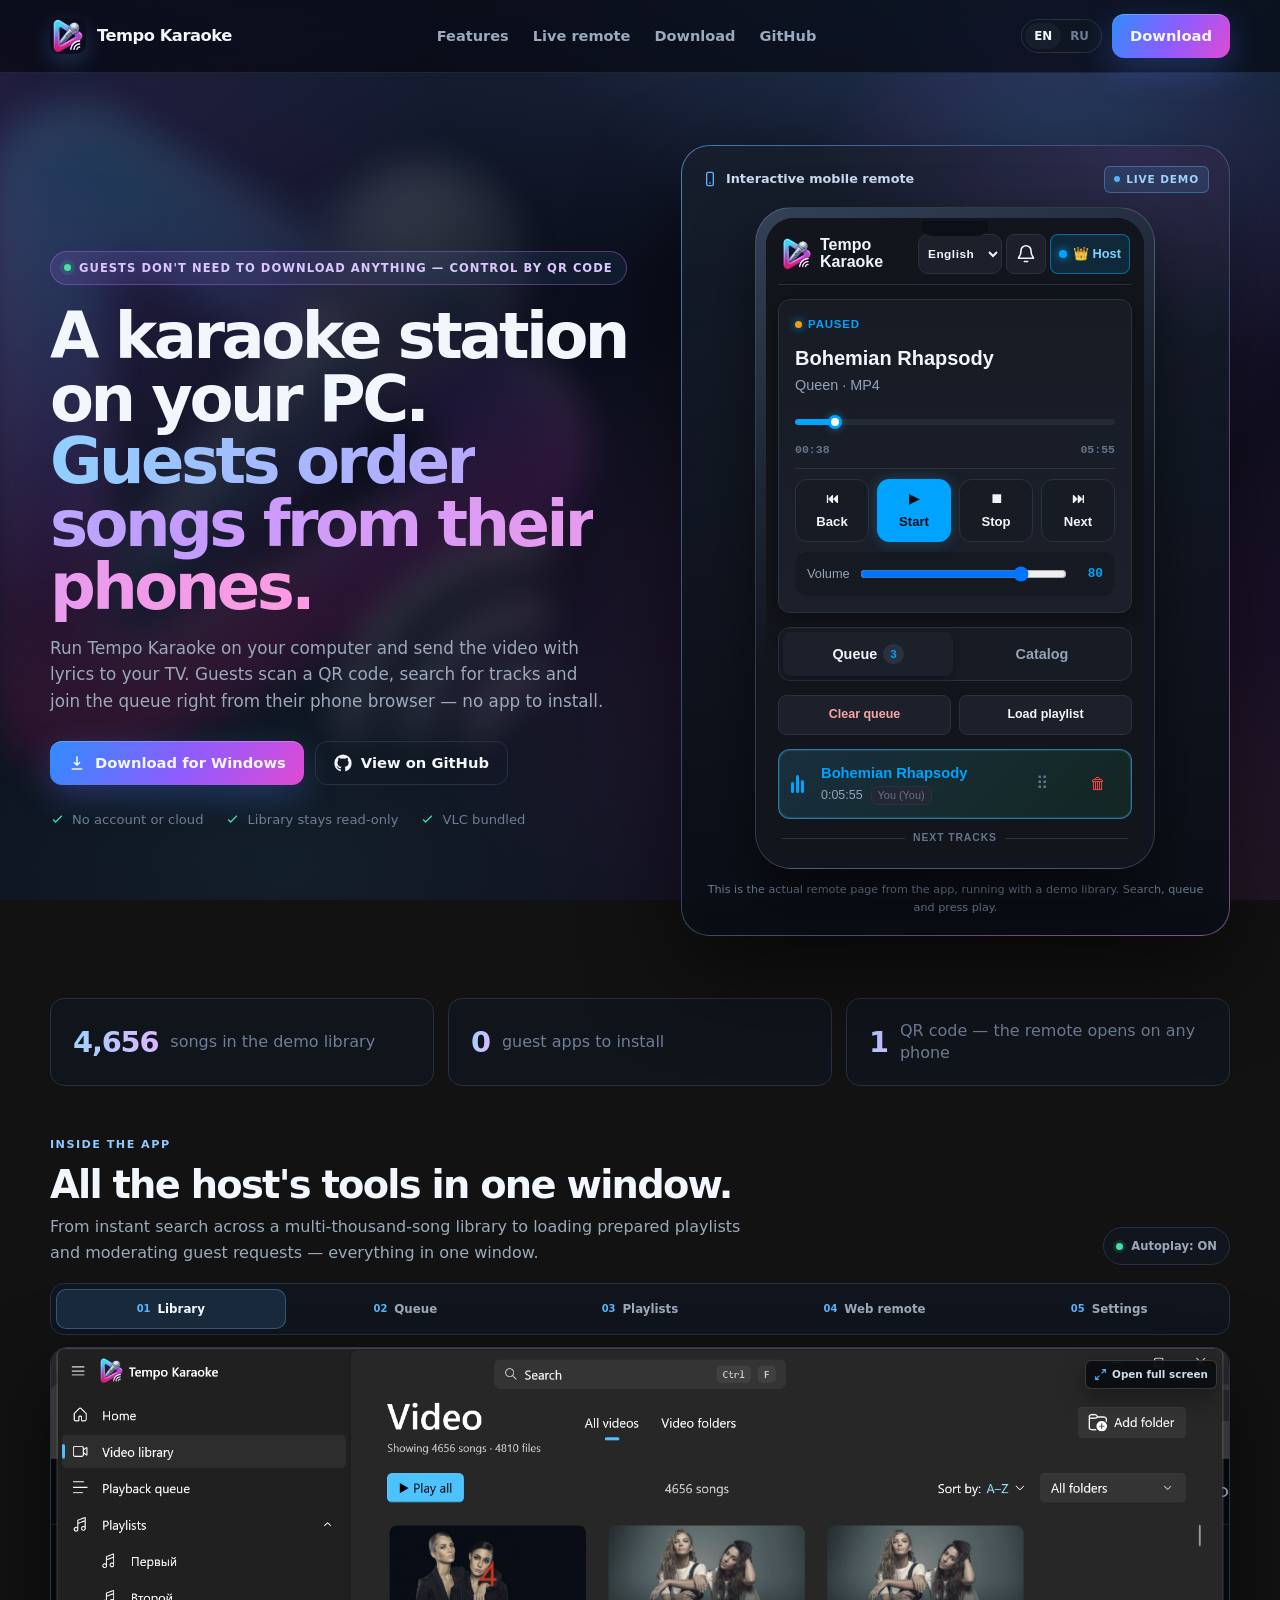
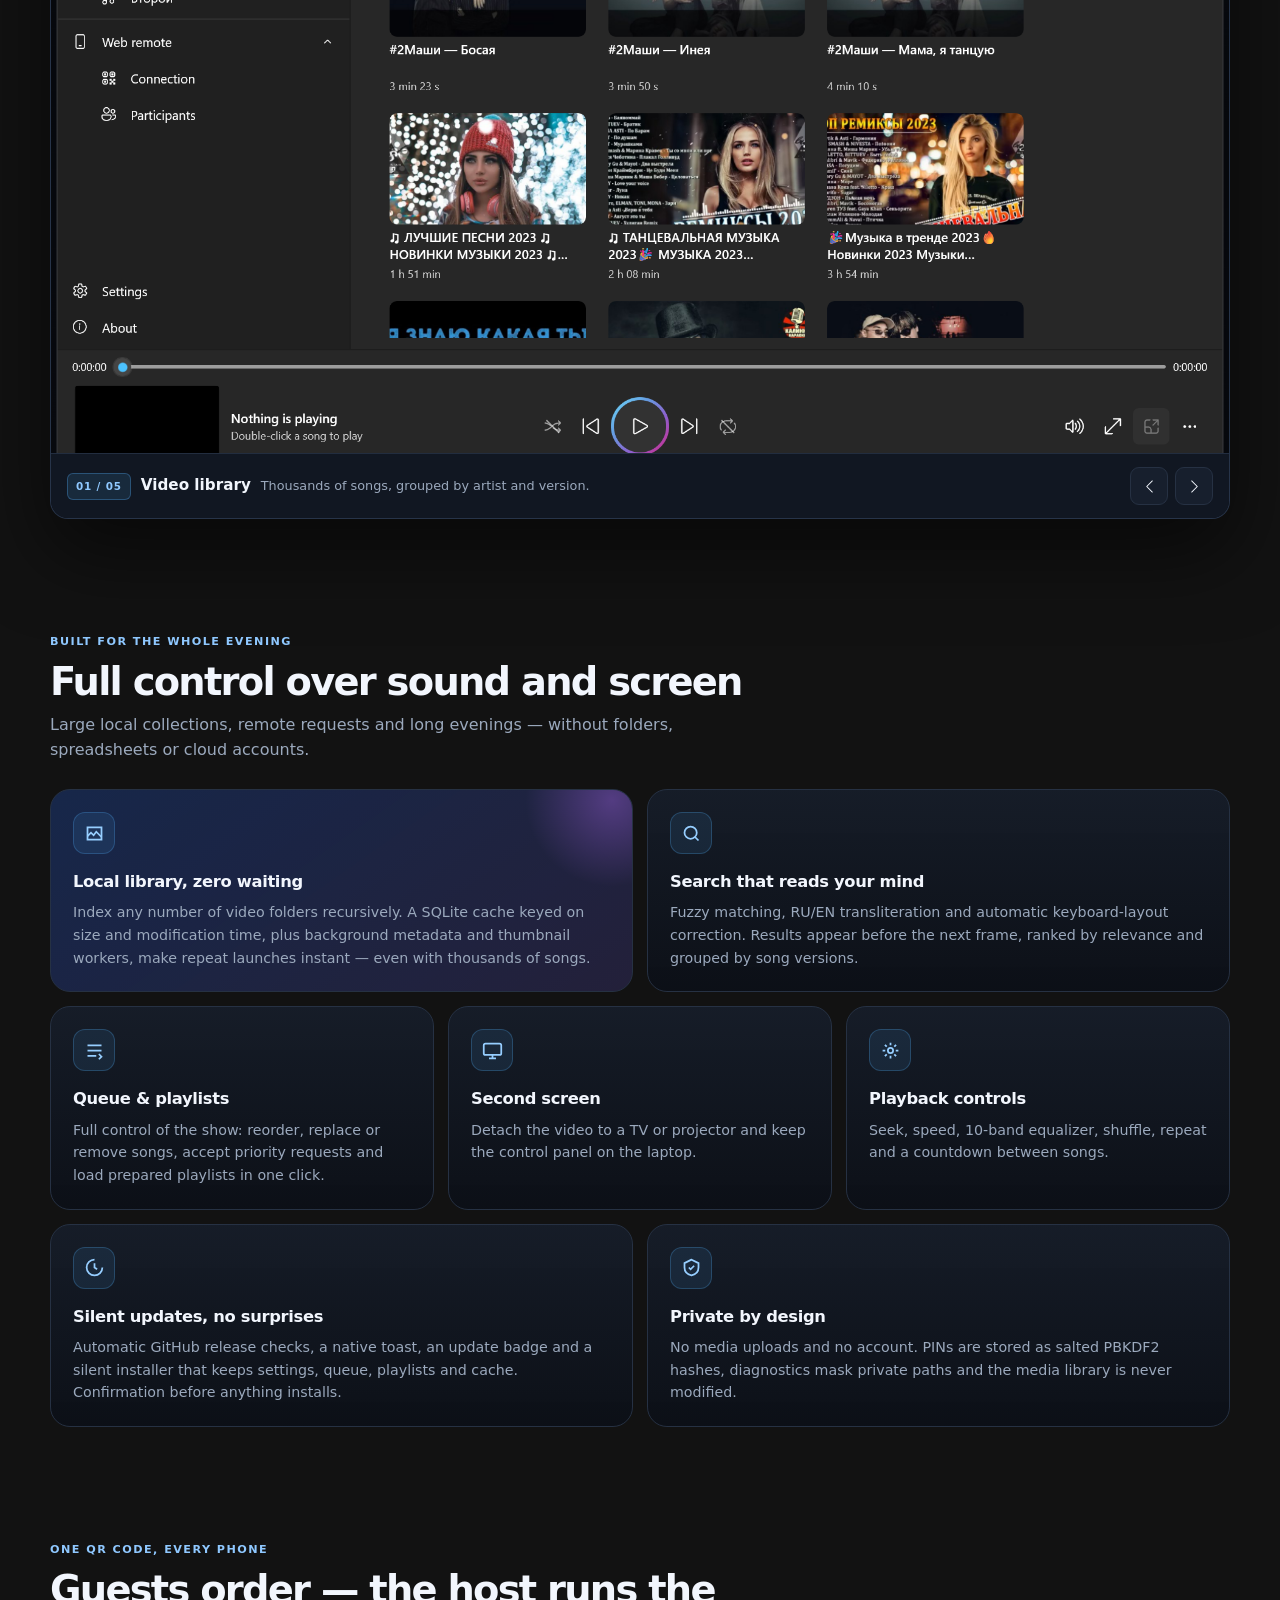
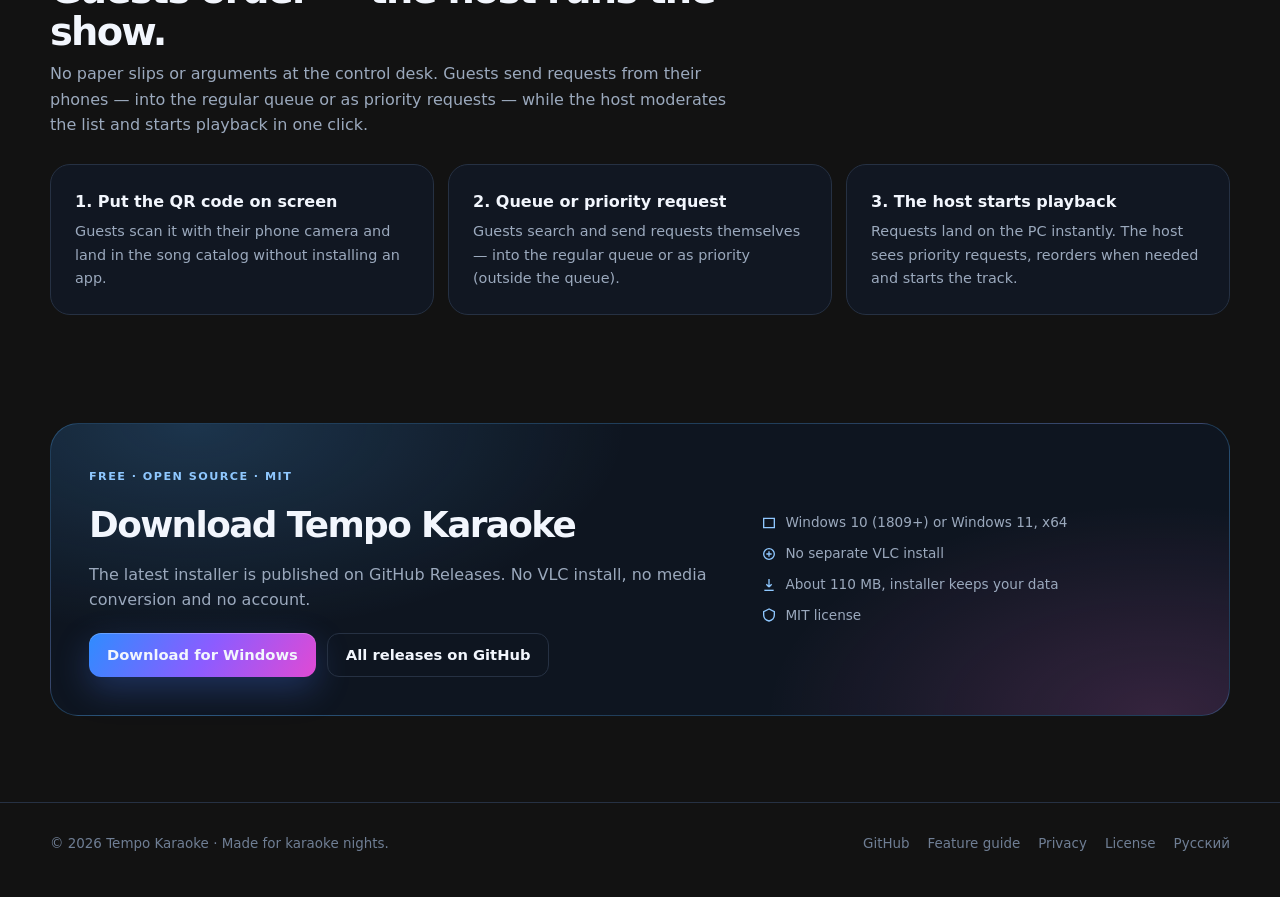
<file: site/index.html>
<!doctype html>
<html lang="en">
<head>
  <meta charset="utf-8">
  <meta name="viewport" content="width=device-width, initial-scale=1">
  <title>Tempo Karaoke — a karaoke station on your PC</title>
  <meta name="description" content="Run Tempo Karaoke on your PC, put karaoke videos on the TV, and let guests order songs from their phones by QR code. No guest app, no account.">
  <meta property="og:title" content="Tempo Karaoke">
  <meta property="og:description" content="A karaoke station on your PC. Guests order songs from their phones by QR code — no app to install.">
  <meta property="og:image" content="https://itsbuyru-bit.github.io/Tempo-Karaoke/assets/banner-en.png">
  <link rel="icon" href="assets/appicon.png">
  <link rel="stylesheet" href="styles.css">
</head>
<body>
  <header class="site-header">
    <div class="container nav">
      <a class="brand" href="index.html">
        <img src="assets/appicon.png" alt="">
        <span>Tempo Karaoke</span>
      </a>
      <nav class="nav-links" aria-label="Main">
        <a href="#features">Features</a>
        <a href="#remote">Live remote</a>
        <a href="#download">Download</a>
        <a href="https://github.com/itsbuyru-bit/Tempo-Karaoke">GitHub</a>
      </nav>
      <div class="nav-actions">
        <span class="lang"><a class="active" href="index.html">EN</a><a href="ru.html">RU</a></span>
        <a class="btn primary" href="https://github.com/itsbuyru-bit/Tempo-Karaoke/releases/latest">Download</a>
      </div>
    </div>
  </header>

  <main>
    <section class="container hero">
      <div class="hero-glow" aria-hidden="true"><img src="assets/appicon.png" alt=""></div>
      <div class="hero-copy">
        <span class="eyebrow"><span class="dot"></span>Guests don't need to download anything — control by QR code</span>
        <h1>A karaoke station on your PC.<br><span class="gradient">Guests order songs from their phones.</span></h1>
        <p class="lead">Run Tempo Karaoke on your computer and send the video with lyrics to your TV. Guests scan a QR code, search for tracks and join the queue right from their phone browser — no app to install.</p>
        <div class="hero-actions">
          <a class="btn primary" href="https://github.com/itsbuyru-bit/Tempo-Karaoke/releases/latest">
            <svg viewBox="0 0 24 24" fill="none" stroke="currentColor" stroke-width="2" aria-hidden="true"><path d="M12 3v12m0 0 4-4m-4 4-4-4"/><path d="M5 20h14"/></svg>
            Download for Windows
          </a>
          <a class="btn ghost" href="https://github.com/itsbuyru-bit/Tempo-Karaoke">
            <svg viewBox="0 0 24 24" fill="currentColor" aria-hidden="true"><path d="M12 .5A11.5 11.5 0 0 0 .5 12a11.5 11.5 0 0 0 7.86 10.92c.58.1.79-.25.79-.56v-2.18c-3.2.7-3.88-1.36-3.88-1.36-.52-1.33-1.28-1.69-1.28-1.69-1.05-.72.08-.7.08-.7 1.16.08 1.77 1.19 1.77 1.19 1.03 1.76 2.7 1.25 3.36.96.1-.75.4-1.25.73-1.54-2.56-.29-5.25-1.28-5.25-5.7 0-1.26.45-2.29 1.19-3.1-.12-.29-.52-1.46.11-3.05 0 0 .97-.31 3.18 1.18a11 11 0 0 1 5.8 0c2.2-1.49 3.17-1.18 3.17-1.18.63 1.59.23 2.76.12 3.05.74.81 1.19 1.84 1.19 3.1 0 4.43-2.7 5.4-5.27 5.69.41.36.78 1.05.78 2.13v3.16c0 .31.2.67.8.56A11.5 11.5 0 0 0 23.5 12 11.5 11.5 0 0 0 12 .5Z"/></svg>
            View on GitHub
          </a>
        </div>
        <div class="hero-meta">
          <span><svg viewBox="0 0 24 24" fill="none" stroke="currentColor" stroke-width="2"><path d="m5 12 4 4L19 6"/></svg>No account or cloud</span>
          <span><svg viewBox="0 0 24 24" fill="none" stroke="currentColor" stroke-width="2"><path d="m5 12 4 4L19 6"/></svg>Library stays read-only</span>
          <span><svg viewBox="0 0 24 24" fill="none" stroke="currentColor" stroke-width="2"><path d="m5 12 4 4L19 6"/></svg>VLC bundled</span>
        </div>
      </div>

      <div class="demo-shell" id="demo">
        <div class="demo-head">
          <span class="demo-title">
            <svg viewBox="0 0 24 24" fill="none" stroke="currentColor" stroke-width="2" aria-hidden="true"><rect x="7" y="2" width="10" height="20" rx="2"/><path d="M11 18h2"/></svg>
            Interactive mobile remote
          </span>
          <span class="live-pill"><span class="dot"></span>Live demo</span>
        </div>
        <div class="demo-frame">
          <iframe src="demo/index.html?lang=en-US" title="Interactive mobile remote" loading="lazy"></iframe>
        </div>
        <p class="demo-hint">This is the actual remote page from the app, running with a demo library. Search, queue and press play.</p>
      </div>
    </section>

    <section class="container stats" aria-label="Highlights">
      <div class="stat"><b>4,656</b><span>songs in the demo library</span></div>
      <div class="stat"><b>0</b><span>guest apps to install</span></div>
      <div class="stat"><b>1</b><span>QR code — the remote opens on any phone</span></div>
    </section>

        <section id="showcase" class="container app-shots" aria-label="Inside the app" data-autoplay-on="Autoplay: ON" data-autoplay-off="Autoplay: OFF">
      <div class="showcase-head">
        <div class="section-head">
          <span class="section-kicker">Inside the app</span>
          <h2>All the host's tools in one window.</h2>
          <p>From instant search across a multi-thousand-song library to loading prepared playlists and moderating guest requests — everything in one window.</p>
        </div>
        <button type="button" class="autoplay-toggle" data-showcase-autoplay aria-pressed="true">
          <span class="autoplay-dot"></span><span data-autoplay-label>Autoplay: ON</span>
        </button>
      </div>

      <div class="showcase" data-showcase data-autoplay-on="Autoplay: ON" data-autoplay-off="Autoplay: OFF">
        <div class="showcase-tabs" role="tablist" aria-label="Inside the app">
          <button type="button" class="showcase-tab active" role="tab" aria-selected="true" data-showcase-tab="0"><b>01</b><span>Library</span></button>
          <button type="button" class="showcase-tab" role="tab" aria-selected="false" data-showcase-tab="1"><b>02</b><span>Queue</span></button>
          <button type="button" class="showcase-tab" role="tab" aria-selected="false" data-showcase-tab="2"><b>03</b><span>Playlists</span></button>
          <button type="button" class="showcase-tab" role="tab" aria-selected="false" data-showcase-tab="3"><b>04</b><span>Web remote</span></button>
          <button type="button" class="showcase-tab" role="tab" aria-selected="false" data-showcase-tab="4"><b>05</b><span>Settings</span></button>
        </div>

        <div class="showcase-frame">
          <div class="showcase-viewport" tabindex="0" data-showcase-viewport aria-label="Click to enlarge">
            <button type="button" class="showcase-expand showcase-expand-float" data-showcase-expand>
              <svg viewBox="0 0 24 24" fill="none" stroke="currentColor" stroke-width="2" aria-hidden="true"><path d="M15 3h6v6M9 21H3v-6M21 3l-7 7M3 21l7-7"/></svg>
              <span>Open full screen</span>
            </button>
            <figure class="showcase-slide active" data-showcase-slide="0" data-title="Video library" data-desc="Thousands of songs, grouped by artist and version." data-crumb="Video library · 4,656 songs" aria-hidden="false">
              <img src="assets/screenshots/library.png" alt="Tempo Karaoke video library" width="1938" height="1160">
            </figure>
            <figure class="showcase-slide" data-showcase-slide="1" data-title="Playback queue" data-desc="A queue that survives restarts and remembers who asked." data-crumb="Playback queue · 3 tracks" aria-hidden="true">
              <img src="assets/screenshots/queue.png" alt="Tempo Karaoke playback queue" loading="lazy" width="1938" height="1160">
            </figure>
            <figure class="showcase-slide" data-showcase-slide="2" data-title="Playlists" data-desc="Saved sets for a full night, with the whole app in English." data-crumb="Playlists · Test1, Test2" aria-hidden="true">
              <img src="assets/screenshots/playlists.png" alt="Tempo Karaoke playlists" loading="lazy" width="1938" height="1160">
            </figure>
            <figure class="showcase-slide" data-showcase-slide="3" data-title="Web remote" data-desc="Start the server over Wi-Fi or Wi-Fi Direct." data-crumb="Web remote · port 4663" aria-hidden="true">
              <img src="assets/screenshots/connection.png" alt="Tempo Karaoke remote connection settings" loading="lazy" width="1938" height="1160">
            </figure>
            <figure class="showcase-slide" data-showcase-slide="4" data-title="Settings" data-desc="Library, playback, remote, diagnostics and updates." data-crumb="Settings" aria-hidden="true">
              <img src="assets/screenshots/settings.png" alt="Tempo Karaoke settings" loading="lazy" width="1938" height="1160">
            </figure>
            <span class="showcase-zoom-hint">Click to enlarge</span>
          </div>

          <div class="showcase-caption">
            <div class="showcase-copy">
              <span class="showcase-counter" data-showcase-counter>01 / 05</span>
              <strong data-showcase-title>Video library</strong>
              <span data-showcase-desc>Thousands of songs, grouped by artist and version.</span>
            </div>
            <div class="showcase-controls">
              <button type="button" data-showcase-prev aria-label="Previous screenshot"><svg viewBox="0 0 16 16" fill="currentColor" aria-hidden="true"><path fill-rule="evenodd" d="M11.354 1.646a.5.5 0 0 1 0 .708L5.707 8l5.647 5.646a.5.5 0 0 1-.708.708l-6-6a.5.5 0 0 1 0-.708l6-6a.5.5 0 0 1 .708 0"/></svg></button>
              <button type="button" data-showcase-next aria-label="Next screenshot"><svg viewBox="0 0 16 16" fill="currentColor" aria-hidden="true"><path fill-rule="evenodd" d="M4.646 1.646a.5.5 0 0 1 .708 0l6 6a.5.5 0 0 1 0 .708l-6 6a.5.5 0 0 1-.708-.708L10.293 8 4.646 2.354a.5.5 0 0 1 0-.708"/></svg></button>
            </div>
          </div>
        </div>
      </div>
    </section>

    <div class="lightbox" data-showcase-lightbox hidden>
      <div class="lightbox-panel" role="dialog" aria-modal="true" aria-label="Inside the app">
        <button type="button" class="lightbox-close" data-lightbox-close aria-label="Close">×</button>
        <img data-lightbox-image alt="">
        <div class="lightbox-caption">
          <span data-lightbox-counter></span>
          <strong data-lightbox-title></strong>
          <p data-lightbox-desc></p>
        </div>
      </div>
    </div>

    <section id="features" class="container">
      <div class="section-head">
        <span class="section-kicker">Built for the whole evening</span>
        <h2>Full control over sound and screen</h2>
        <p>Large local collections, remote requests and long evenings — without folders, spreadsheets or cloud accounts.</p>
      </div>
      <div class="bento">
        <article class="card wide accent">
          <span class="icon"><svg viewBox="0 0 24 24" fill="none" stroke="currentColor" stroke-width="2"><path d="M4 5h16v14H4z"/><path d="m4 15 4-4 3 3 3-4 6 6"/></svg></span>
          <h3>Local library, zero waiting</h3>
          <p>Index any number of video folders recursively. A SQLite cache keyed on size and modification time, plus background metadata and thumbnail workers, make repeat launches instant — even with thousands of songs.</p>
        </article>
        <article class="card wide">
          <span class="icon"><svg viewBox="0 0 24 24" fill="none" stroke="currentColor" stroke-width="2"><circle cx="11" cy="11" r="7"/><path d="m20 20-4-4"/></svg></span>
          <h3>Search that reads your mind</h3>
          <p>Fuzzy matching, RU/EN transliteration and automatic keyboard-layout correction. Results appear before the next frame, ranked by relevance and grouped by song versions.</p>
        </article>
        <article class="card third">
          <span class="icon"><svg viewBox="0 0 24 24" fill="none" stroke="currentColor" stroke-width="2"><path d="M4 6h16M4 12h16M4 18h10"/><path d="m17 16 3 3-3 3"/></svg></span>
          <h3>Queue &amp; playlists</h3>
          <p>Full control of the show: reorder, replace or remove songs, accept priority requests and load prepared playlists in one click.</p>
        </article>
        <article class="card third">
          <span class="icon"><svg viewBox="0 0 24 24" fill="none" stroke="currentColor" stroke-width="2"><rect x="2" y="4" width="20" height="13" rx="2"/><path d="M8 21h8M12 17v4"/></svg></span>
          <h3>Second screen</h3>
          <p>Detach the video to a TV or projector and keep the control panel on the laptop.</p>
        </article>
        <article class="card third">
          <span class="icon"><svg viewBox="0 0 24 24" fill="none" stroke="currentColor" stroke-width="2"><path d="M12 3v3m0 12v3M3 12h3m12 0h3M5.6 5.6l2.1 2.1m8.6 8.6 2.1 2.1m0-12.8-2.1 2.1m-8.6 8.6-2.1 2.1"/><circle cx="12" cy="12" r="3"/></svg></span>
          <h3>Playback controls</h3>
          <p>Seek, speed, 10-band equalizer, shuffle, repeat and a countdown between songs.</p>
        </article>
        <article class="card wide">
          <span class="icon"><svg viewBox="0 0 24 24" fill="none" stroke="currentColor" stroke-width="2"><path d="M12 3a9 9 0 1 0 9 9"/><path d="M12 7v5l3 2"/></svg></span>
          <h3>Silent updates, no surprises</h3>
          <p>Automatic GitHub release checks, a native toast, an update badge and a silent installer that keeps settings, queue, playlists and cache. Confirmation before anything installs.</p>
        </article>
        <article class="card wide">
          <span class="icon"><svg viewBox="0 0 24 24" fill="none" stroke="currentColor" stroke-width="2"><path d="M12 3 4 7v5c0 5 3.4 8 8 9 4.6-1 8-4 8-9V7l-8-4Z"/><path d="m9 12 2 2 4-4"/></svg></span>
          <h3>Private by design</h3>
          <p>No media uploads and no account. PINs are stored as salted PBKDF2 hashes, diagnostics mask private paths and the media library is never modified.</p>
        </article>
      </div>
    </section>

    <section id="remote" class="container">
      <div class="section-head">
        <span class="section-kicker">One QR code, every phone</span>
        <h2>Guests order — the host runs the show.</h2>
        <p>No paper slips or arguments at the control desk. Guests send requests from their phones — into the regular queue or as priority requests — while the host moderates the list and starts playback in one click.</p>
      </div>
      <div class="steps">
        <article class="step"><h3>1. Put the QR code on screen</h3><p>Guests scan it with their phone camera and land in the song catalog without installing an app.</p></article>
        <article class="step"><h3>2. Queue or priority request</h3><p>Guests search and send requests themselves — into the regular queue or as priority (outside the queue).</p></article>
        <article class="step"><h3>3. The host starts playback</h3><p>Requests land on the PC instantly. The host sees priority requests, reorders when needed and starts the track.</p></article>
      </div>
    </section>

    <section id="download" class="container">
      <div class="download">
        <div>
          <span class="section-kicker">Free · open source · MIT</span>
          <h2>Download Tempo Karaoke</h2>
          <p>The latest installer is published on GitHub Releases. No VLC install, no media conversion and no account.</p>
          <div class="hero-actions">
            <a class="btn primary" href="https://github.com/itsbuyru-bit/Tempo-Karaoke/releases/latest">Download for Windows</a>
            <a class="btn ghost" href="https://github.com/itsbuyru-bit/Tempo-Karaoke/releases">All releases on GitHub</a>
          </div>
        </div>
        <div class="requirements">
          <span><svg viewBox="0 0 24 24" fill="none" stroke="currentColor" stroke-width="2"><path d="M4 5h16v14H4z"/></svg>Windows 10 (1809+) or Windows 11, x64</span>
          <span><svg viewBox="0 0 24 24" fill="none" stroke="currentColor" stroke-width="2"><circle cx="12" cy="12" r="8"/><path d="M12 8v8M8 12h8"/></svg>No separate VLC install</span>
          <span><svg viewBox="0 0 24 24" fill="none" stroke="currentColor" stroke-width="2"><path d="M12 3v12m0 0 4-4m-4 4-4-4"/><path d="M5 20h14"/></svg>About 110 MB, installer keeps your data</span>
          <span><svg viewBox="0 0 24 24" fill="none" stroke="currentColor" stroke-width="2"><path d="M12 3 4 7v5c0 5 3.4 8 8 9 4.6-1 8-4 8-9V7l-8-4Z"/></svg>MIT license</span>
        </div>
      </div>
    </section>
  </main>

  <footer class="site-footer">
    <div class="container footer-grid">
      <div>© <span id="year">2026</span> Tempo Karaoke · Made for karaoke nights.</div>
      <div class="footer-links">
        <a href="https://github.com/itsbuyru-bit/Tempo-Karaoke">GitHub</a>
        <a href="https://github.com/itsbuyru-bit/Tempo-Karaoke/blob/main/docs/en/FEATURES.md">Feature guide</a>
        <a href="https://github.com/itsbuyru-bit/Tempo-Karaoke/blob/main/PRIVACY.md">Privacy</a>
        <a href="https://github.com/itsbuyru-bit/Tempo-Karaoke/blob/main/LICENSE">License</a>
        <a href="ru.html">Русский</a>
      </div>
    </div>
  </footer>
  <script>
    (() => {
      const root = document.querySelector('[data-showcase]');
      if (!root) return;

      const slides = [...root.querySelectorAll('[data-showcase-slide]')];
      const tabs = [...root.querySelectorAll('[data-showcase-tab]')];
      const counter = root.querySelector('[data-showcase-counter]');
      const title = root.querySelector('[data-showcase-title]');
      const desc = root.querySelector('[data-showcase-desc]');
      const crumb = root.querySelector('[data-showcase-crumb]');
      const prev = root.querySelector('[data-showcase-prev]');
      const next = root.querySelector('[data-showcase-next]');
      const autoplayBtn = document.querySelector('[data-showcase-autoplay]');
      const autoplayLabel = document.querySelector('[data-autoplay-label]');
      const viewport = root.querySelector('[data-showcase-viewport]');
      const expand = root.querySelector('[data-showcase-expand]');
      const lightbox = document.querySelector('[data-showcase-lightbox]');
      const lightboxImage = lightbox.querySelector('[data-lightbox-image]');
      const lightboxCounter = lightbox.querySelector('[data-lightbox-counter]');
      const lightboxTitle = lightbox.querySelector('[data-lightbox-title]');
      const lightboxDesc = lightbox.querySelector('[data-lightbox-desc]');
      let index = 0;
      let autoplay = true;
      let timer = null;

      const show = value => {
        index = (value + slides.length) % slides.length;
        slides.forEach((slide, i) => {
          const active = i === index;
          slide.classList.toggle('active', active);
          slide.setAttribute('aria-hidden', String(!active));
        });
        tabs.forEach((tab, i) => {
          const active = i === index;
          tab.classList.toggle('active', active);
          tab.setAttribute('aria-selected', String(active));
        });
        const slide = slides[index];
        counter.textContent = String(index + 1).padStart(2, '0') + ' / ' + String(slides.length).padStart(2, '0');
        title.textContent = slide.dataset.title;
        desc.textContent = slide.dataset.desc;
        if (crumb) crumb.textContent = slide.dataset.crumb;
        if (!lightbox.hidden) updateLightbox();
      };

      const schedule = () => {
        clearInterval(timer);
        if (autoplay && lightbox.hidden) timer = setInterval(() => show(index + 1), 6500);
      };

      const setAutoplay = value => {
        autoplay = value;
        autoplayBtn.setAttribute('aria-pressed', String(value));
        autoplayBtn.classList.toggle('paused', !value);
        autoplayLabel.textContent = value ? root.dataset.autoplayOn : root.dataset.autoplayOff;
        schedule();
      };

      const updateLightbox = () => {
        const slide = slides[index];
        const image = slide.querySelector('img');
        lightboxImage.src = image.src;
        lightboxImage.alt = image.alt;
        lightboxCounter.textContent = String(index + 1).padStart(2, '0') + ' / ' + String(slides.length).padStart(2, '0');
        lightboxTitle.textContent = slide.dataset.title;
        lightboxDesc.textContent = slide.dataset.desc;
      };

      const openLightbox = () => {
        updateLightbox();
        lightbox.hidden = false;
        document.body.classList.add('lightbox-open');
        clearInterval(timer);
        lightbox.querySelector('[data-lightbox-close]').focus();
      };

      const closeLightbox = () => {
        lightbox.hidden = true;
        document.body.classList.remove('lightbox-open');
        schedule();
      };

      prev.addEventListener('click', () => { show(index - 1); schedule(); });
      next.addEventListener('click', () => { show(index + 1); schedule(); });
      tabs.forEach(tab => tab.addEventListener('click', () => { show(Number(tab.dataset.showcaseTab)); schedule(); }));
      viewport.addEventListener('click', openLightbox);
      expand.addEventListener('click', event => { event.stopPropagation(); openLightbox(); });
      autoplayBtn.addEventListener('click', () => setAutoplay(!autoplay));
      lightbox.querySelector('[data-lightbox-close]').addEventListener('click', closeLightbox);
      lightbox.addEventListener('click', event => { if (event.target === lightbox) closeLightbox(); });
      viewport.addEventListener('keydown', event => {
        if (event.key === 'ArrowLeft') { event.preventDefault(); show(index - 1); schedule(); }
        if (event.key === 'ArrowRight') { event.preventDefault(); show(index + 1); schedule(); }
      });
      document.addEventListener('keydown', event => {
        if (event.key === 'Escape' && !lightbox.hidden) closeLightbox();
        if (event.key === 'ArrowLeft' && lightbox.hidden && document.activeElement === viewport) { event.preventDefault(); show(index - 1); schedule(); }
        if (event.key === 'ArrowRight' && lightbox.hidden && document.activeElement === viewport) { event.preventDefault(); show(index + 1); schedule(); }
      });

      show(0);
      setAutoplay(true);
    })();
  </script>
</body>
</html>
</file>
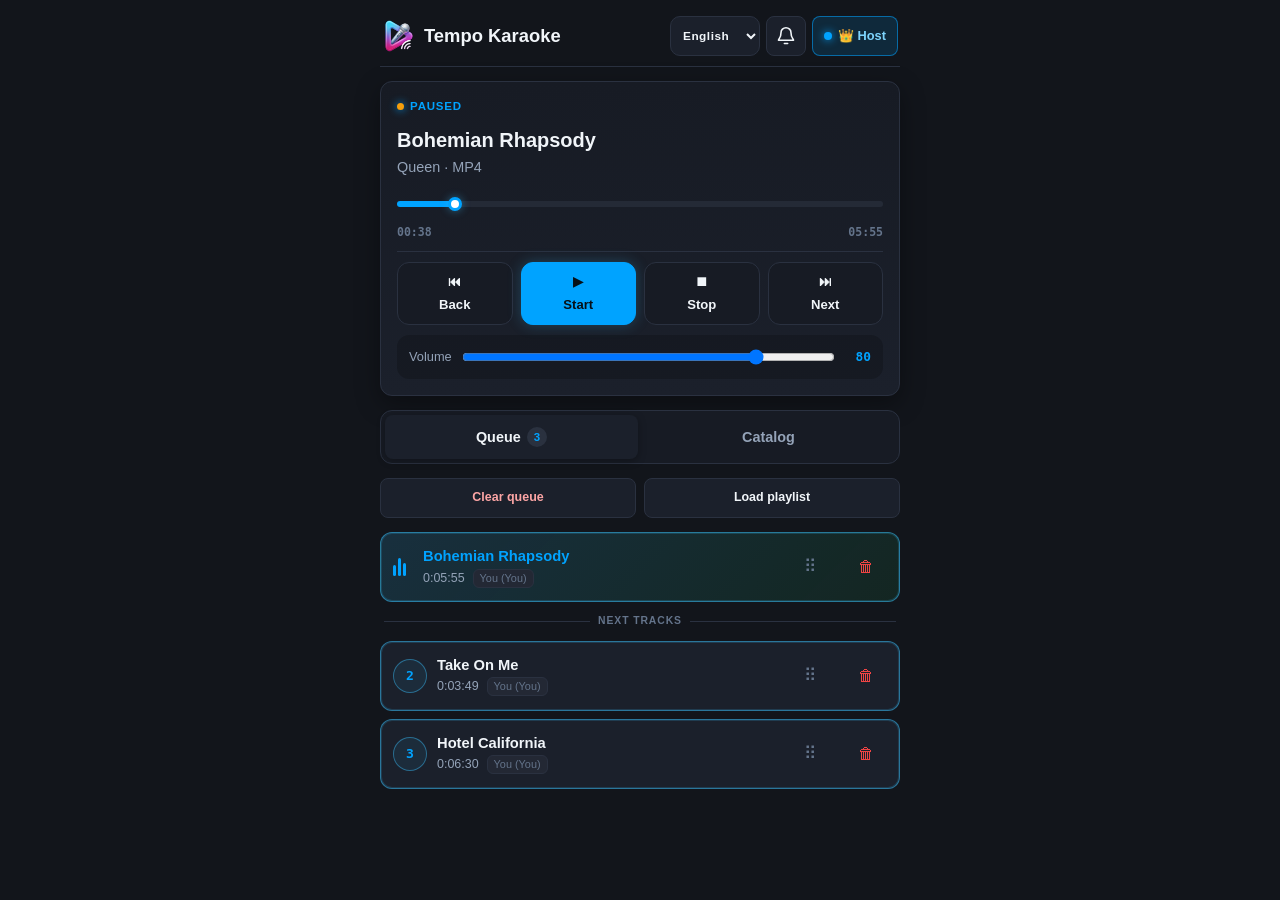
<file: site/demo/index.html>
<!doctype html>
<html lang="en-US">
<head>
<meta charset="utf-8">
<meta name="viewport" content="width=device-width,initial-scale=1,maximum-scale=1,user-scalable=no">
<meta name="theme-color" content="#0d0f12">
<link rel="icon" type="image/png" href="../assets/appicon.png">
<title>Tempo Karaoke — remote</title>
<style>
:root{--bg:#12151B;--surface:#171B24;--card:#1B202B;--border:#2A3140;--primary:#00A3FF;--primary-dark:#0077CC;--green:#22c55e;--red:#ef4444;--amber:#f59e0b;--text:#f1f5f9;--muted:#94a3b8;--sub:#64748b}
*{box-sizing:border-box;margin:0;padding:0;-webkit-tap-highlight-color:transparent;user-select:none}
body{background:var(--bg);color:var(--text);font:16px/1.4 -apple-system,BlinkMacSystemFont,"Segoe UI",Roboto,Arial,sans-serif;min-height:100vh;display:flex;justify-content:center;padding:12px 12px calc(24px + env(safe-area-inset-bottom));overflow-x:hidden}
.app{width:100%;max-width:520px;display:flex;flex-direction:column;gap:14px;padding-bottom:24px}
header{display:flex;justify-content:space-between;align-items:center;gap:8px;padding:4px 2px 10px;border-bottom:1px solid var(--border)}
.brand{display:flex;align-items:center;gap:8px;font-weight:800;font-size:1.15rem;min-width:0}
.brand span{overflow:hidden;text-overflow:ellipsis;white-space:nowrap;min-width:0}
.brand-icon{width:34px;height:34px;border-radius:9px;object-fit:contain;display:block;flex:0 0 auto}
.header-tools{display:flex;align-items:center;gap:6px;flex:0 0 auto}
.lang-select{height:40px;padding:0 8px;border:1px solid var(--border);border-radius:10px;background:var(--card);color:var(--text);font:inherit;font-size:.74rem;font-weight:800;letter-spacing:.5px;cursor:pointer;outline:none}
.role{display:flex;align-items:center;gap:6px;min-height:40px;padding:6px 12px;border-radius:999px;font-size:.8rem;font-weight:600;background:var(--card);border:1px solid var(--border);color:var(--muted);cursor:pointer}
.role.host{display:flex;flex-direction:row;align-items:center;background:rgba(245,158,11,.14);border-color:rgba(245,158,11,.5);color:#fbbf24}
.role-text{max-width:138px;overflow:hidden;text-overflow:ellipsis;white-space:nowrap}
.role-pin{margin-left:2px;padding:2px 0 2px 9px;border:0;border-left:1px solid var(--border);background:transparent;font:inherit;font-size:.68rem;font-weight:800;letter-spacing:.55px;color:var(--sub);cursor:pointer}
.role-pin:active{color:var(--primary)}
.role.host .role-pin{display:none}
.role-dot{width:8px;height:8px;border-radius:50%;background:var(--sub)}
.role.host .role-dot{background:#fbbf24;box-shadow:0 0 8px #fbbf24}
.role-wrap{position:relative;display:flex;justify-content:flex-end}
.user-profile-dropdown{position:relative;display:flex;align-items:center}
.host-badge-btn{display:flex;align-items:center;gap:6px;min-height:40px;padding:6px 11px;border-radius:8px;font:inherit;font-size:.8rem;font-weight:700;background:var(--card);border:1px solid var(--border);color:var(--muted);cursor:pointer;white-space:nowrap}
.host-badge-btn.is-host{background:rgba(0,163,255,.14);border-color:rgba(0,163,255,.55);color:#7dd3fc}
.host-dot{width:8px;height:8px;border-radius:50%;background:var(--sub);flex:0 0 auto}
.host-badge-btn.is-host .host-dot{background:var(--primary);box-shadow:0 0 8px var(--primary)}
.profile-menu{position:absolute;right:0;top:calc(100% + 8px);display:none;min-width:232px;background:var(--surface);border:1px solid var(--border);border-radius:12px;padding:6px;box-shadow:0 16px 36px rgba(0,0,0,.55);z-index:80}
.profile-menu.open{display:block}
.profile-menu-header{padding:8px 12px 10px;color:var(--muted);font-size:.76rem;border-bottom:1px solid var(--border);margin-bottom:5px}
.profile-menu-header strong{color:var(--text)}
.profile-menu-item{width:100%;min-height:42px;border:0;border-radius:8px;background:transparent;color:var(--text);font:inherit;font-size:.84rem;text-align:left;padding:0 12px;cursor:pointer}
.profile-menu-item:hover,.profile-menu-item:focus-visible{background:rgba(255,255,255,.06);outline:none}
.profile-menu-item.text-danger{color:#fca5a5}
.profile-menu-item.text-danger:hover{background:rgba(239,68,68,.12)}
.icon-btn{position:relative;width:40px;height:40px;min-width:40px;padding:0;border:1px solid var(--border);border-radius:8px;background:var(--card);color:var(--text);display:inline-flex;align-items:center;justify-content:center;cursor:pointer}
.icon-btn:active{transform:scale(.95);background:var(--border)}
.icon-bell{width:20px;height:20px;stroke:currentColor;fill:none;stroke-width:1.9;stroke-linecap:round;stroke-linejoin:round}
.notification-badge{position:absolute;top:-5px;right:-5px;min-width:18px;height:18px;padding:0 4px;border-radius:9px;background:var(--primary);color:#fff;font:800 .64rem/18px inherit;text-align:center;box-shadow:0 0 0 2px var(--bg);animation:notifyPulse 1.8s ease-in-out infinite}
.notification-badge[hidden]{display:none}
@keyframes notifyPulse{0%,100%{box-shadow:0 0 0 2px var(--bg),0 0 0 0 rgba(0,163,255,.55)}50%{box-shadow:0 0 0 2px var(--bg),0 0 0 7px rgba(0,163,255,0)}}
@media (max-width:430px){.brand{font-size:1rem;gap:6px}.brand span{display:block;white-space:normal;line-height:1.05;max-width:118px}.host-badge-btn{padding:6px 8px}.role-text{max-width:140px}.lang-select{padding:0 5px}.header-tools{gap:4px}}
.player{background:linear-gradient(180deg,var(--surface),var(--card));border:1px solid var(--border);border-radius:12px;padding:16px;display:flex;flex-direction:column;gap:12px;box-shadow:0 8px 24px rgba(0,0,0,.35)}
.player-top{display:flex;justify-content:space-between;align-items:center}
.status{font-size:.72rem;text-transform:uppercase;font-weight:700;letter-spacing:.8px;color:var(--primary);display:flex;align-items:center;gap:6px}
.dot{width:7px;height:7px;border-radius:50%;background:var(--primary);box-shadow:0 0 8px var(--primary)}
.track{display:flex;flex-direction:column;gap:3px;min-width:0}
.track-title{font-size:1.25rem;font-weight:700;white-space:nowrap;overflow:hidden;text-overflow:ellipsis}
.track-sub{font-size:.9rem;color:var(--muted);white-space:nowrap;overflow:hidden;text-overflow:ellipsis}
.progress{display:flex;flex-direction:column;gap:6px}
.timeline{width:100%;height:30px;margin:0;background:transparent;accent-color:var(--primary);cursor:pointer;-webkit-appearance:none;appearance:none}
.timeline::-webkit-slider-runnable-track{height:6px;border-radius:99px;background:linear-gradient(90deg,var(--primary) 0%,var(--primary) var(--seek,0%),#242a36 var(--seek,0%),#242a36 100%)}
.timeline::-webkit-slider-thumb{-webkit-appearance:none;appearance:none;width:14px;height:14px;margin-top:-4px;border-radius:50%;background:#fff;border:3px solid var(--primary);box-shadow:0 0 8px rgba(56,189,248,.45)}
.timeline::-moz-range-track{height:6px;border-radius:99px;background:#242a36}
.timeline::-moz-range-progress{height:6px;border-radius:99px;background:var(--primary)}
.timeline::-moz-range-thumb{width:14px;height:14px;border-radius:50%;background:#fff;border:3px solid var(--primary)}
.progress-bg{height:7px;background:#242a36;border-radius:99px;overflow:hidden;cursor:pointer}
.progress-fill{height:100%;width:0;background:linear-gradient(90deg,var(--primary-dark),var(--primary));border-radius:99px;transition:width .25s linear;box-shadow:0 0 10px rgba(56,189,248,.25)}
.times{display:flex;justify-content:space-between;font:.72rem monospace;color:var(--sub);font-family:monospace;font-weight:600}
.host{display:none;flex-direction:column;gap:10px;padding-top:10px;border-top:1px solid var(--border)}
.host.visible{display:flex}
.buttons{display:grid;grid-template-columns:repeat(4,1fr);gap:8px}
.ctrl{background:var(--surface);border:1px solid var(--border);color:var(--text);min-height:54px;padding:10px 0;border-radius:12px;font:inherit;font-size:.82rem;font-weight:700;display:flex;flex-direction:column;align-items:center;justify-content:center;gap:4px;cursor:pointer}
.ctrl:active{transform:scale(.96);background:var(--card)}
.ctrl.play{background:var(--primary);color:#071018;border-color:var(--primary);box-shadow:0 0 14px rgba(56,189,248,.25)}
.volume{display:flex;align-items:center;gap:10px;min-height:44px;background:rgba(0,0,0,.2);padding:8px 12px;border-radius:12px;font-size:.8rem;color:var(--muted)}
.volume input{flex:1;min-width:60px;height:28px}
.volume b{color:var(--primary);font-family:monospace;min-width:26px;text-align:right}
.guest-note{font-size:.75rem;color:var(--sub);text-align:center;padding-top:4px;border-top:1px solid var(--border)}
.guest-note a{color:var(--primary);text-decoration:underline;cursor:pointer}
.tabs{display:flex;background:var(--surface);padding:4px;border-radius:12px;border:1px solid var(--border);gap:4px;position:sticky;top:0;z-index:20}
.tab{flex:1;min-height:44px;background:transparent;border:0;color:var(--muted);padding:10px 0;font:inherit;font-size:.9rem;font-weight:700;border-radius:8px;cursor:pointer;display:flex;align-items:center;justify-content:center;gap:6px}
.tab.active{background:var(--card);color:var(--text);box-shadow:0 2px 8px rgba(0,0,0,.3)}
.count{font-size:.72rem;background:#2a313f;color:var(--primary);padding:2px 7px;border-radius:99px}
.host-queue-tools{display:none;gap:8px}
.host-queue-tools.visible{display:flex}
.host-queue-tools button{flex:1;min-height:40px;border:1px solid var(--border);border-radius:8px;background:var(--card);color:var(--text);font:inherit;font-size:.78rem;font-weight:700;cursor:pointer}
.host-queue-tools button:first-child{color:#fca5a5}
.host-queue-tools button:active{background:var(--border)}
.search-wrap{position:sticky;top:58px;z-index:19;display:none;width:100%;padding:4px 0;background:var(--bg)}
.search-wrap.visible{display:flex}
.search{flex:1;min-width:0;width:100%;height:42px;padding:0 40px 0 40px;background:var(--surface);border:1px solid var(--border);border-radius:10px;color:var(--text);font:inherit;font-size:16px;outline:none}
.search:focus{border-color:var(--primary);box-shadow:0 0 0 2px rgba(0,163,255,.16)}
.search-icon{position:absolute;left:13px;top:50%;transform:translateY(-50%);color:var(--sub);pointer-events:none;font-size:1rem}
.clear{position:absolute;right:5px;top:50%;transform:translateY(-50%);width:32px;height:32px;border:0;border-radius:8px;background:transparent;color:var(--muted);display:none;font-size:.9rem}
.clear.visible{display:grid;place-items:center}
.clear:active{background:var(--border)}
input[type="search"]::-webkit-search-cancel-button,
input[type="search"]::-webkit-search-decoration{-webkit-appearance:none;appearance:none;display:none}
input,textarea{user-select:text;font-size:16px}
.list{display:flex;flex-direction:column;gap:8px;min-height:280px}
.item{background:var(--card);border:1px solid var(--border);border-radius:12px;padding:12px;display:flex;align-items:center;gap:10px}
.item.drag{opacity:.35;border-color:var(--primary)}
.item.drag-over{border-top:3px solid var(--primary)}
.item.playing{background:linear-gradient(135deg,rgba(56,189,248,.16),rgba(34,197,94,.1));border-color:rgba(56,189,248,.5);box-shadow:0 0 0 1px rgba(56,189,248,.18),0 0 18px rgba(56,189,248,.12)}
.item.playing .name{color:var(--primary);font-weight:800}
.item.mine{border-color:rgba(56,189,248,.55);box-shadow:inset 0 0 0 1px rgba(56,189,248,.18)}
.item.past{opacity:.45}
.item.past:hover{opacity:1}
.queue-divider{display:flex;align-items:center;gap:8px;color:var(--muted);font-size:.69rem;font-weight:800;letter-spacing:1px;padding:2px 4px;margin:2px 0}
.queue-divider:before,.queue-divider:after{content:"";height:1px;flex:1;background:var(--border)}
.now-badge{display:inline-flex;align-items:center;gap:4px;background:var(--primary);color:#071018;border-radius:5px;padding:2px 6px;font-size:.62rem;font-weight:900;letter-spacing:.45px;white-space:nowrap}
.eq{display:flex;align-items:flex-end;gap:2px;width:20px;height:18px;flex:0 0 auto}
.eq span{width:3px;border-radius:2px;background:var(--primary);animation:eq .8s ease-in-out infinite}
.eq span:nth-child(1){height:60%;animation-delay:-.2s}.eq span:nth-child(2){height:100%}.eq span:nth-child(3){height:72%;animation-delay:-.45s}
@keyframes eq{0%,100%{transform:scaleY(.45)}50%{transform:scaleY(1)}}
.queue-divider{display:flex;align-items:center;gap:8px;color:var(--sub);font-size:.65rem;font-weight:800;letter-spacing:.9px;padding:2px 4px;margin:2px 0}
.queue-divider:before,.queue-divider:after{content:"";height:1px;flex:1;background:var(--border)}
.add.added{background:#15803D;border-color:#15803D;color:#fff}
.count.bump{animation:bump .35s ease}
@keyframes bump{0%,100%{transform:scale(1)}45%{transform:scale(1.28);filter:brightness(1.35)}}
.badge{font-size:.68rem;color:var(--sub);background:#232834;border:1px solid var(--border);padding:1px 6px;border-radius:6px;flex:0 0 auto}
.now{font-size:.68rem;color:var(--primary);font-weight:700;flex:0 0 auto}
.now-banner{padding:10px 12px;border-radius:12px;background:rgba(56,189,248,.12);border:1px solid rgba(56,189,248,.35);color:var(--primary);font-size:.84rem;font-weight:600;line-height:1.3}
.delete.info{color:var(--primary)}
.toast{white-space:normal;max-width:90vw;text-align:center;bottom:calc(24px + env(safe-area-inset-bottom))}
.num{font:700 .82rem monospace;color:var(--sub);width:20px;text-align:center;flex:0 0 auto}
.num-play{width:34px;height:34px;padding:0;border:1px solid rgba(56,189,248,.45);border-radius:50%;background:rgba(56,189,248,.08);color:var(--primary);display:inline-flex;align-items:center;justify-content:center;cursor:pointer}
.num-play .num-glyph{display:none;font-size:.7rem}
.num-play:hover .num-value,.num-play:active .num-value{display:none}
.num-play:hover .num-glyph,.num-play:active .num-glyph{display:inline}
.num.quick{border:0;background:transparent;cursor:pointer;color:var(--primary);padding:0}
.num.quick:active{transform:scale(.9)}
.info{flex:1;min-width:0;display:flex;flex-direction:column;gap:2px}
.name{font-size:.92rem;font-weight:600;white-space:nowrap;overflow:hidden;text-overflow:ellipsis}
.sub{display:flex;align-items:center;gap:8px;font-size:.78rem;color:var(--muted);white-space:nowrap;overflow:hidden;text-overflow:ellipsis}
.add{min-height:40px;padding:9px 12px;border:1px solid var(--border);border-radius:10px;background:var(--card);color:var(--primary);font:inherit;font-size:.8rem;font-weight:700;flex:0 0 auto}
.add:active{background:var(--primary);color:#071018}
.queue-actions{display:flex;align-items:center;justify-content:flex-end;gap:16px;height:100%}
.queue-actions .handle,.queue-actions .delete{align-self:center}
.delete.info{margin:0;padding:0;line-height:1;display:inline-flex;align-items:center;justify-content:center;color:var(--primary)}
.quick-play{width:30px;height:30px;min-width:30px;padding:0;border:1px solid rgba(56,189,248,.45);border-radius:50%;background:rgba(56,189,248,.1);color:var(--primary);font-size:.72rem;display:inline-flex;align-items:center;justify-content:center;flex:0 0 auto;cursor:pointer}
.quick-play:active{background:var(--primary);color:#071018}
.catalog-actions{display:flex;align-items:center;gap:6px;flex:0 0 auto}
.item.catalog-card{align-items:center;gap:10px;padding:11px 12px}
.catalog-card .info{flex:1;min-width:0}
.catalog-card .name{font-weight:700}
.catalog-card .sub{gap:6px}
.catalog-play{width:40px;height:40px;min-width:40px;border-radius:8px;border:1px solid rgba(0,163,255,.5);background:rgba(0,163,255,.12);color:var(--primary);font-size:1rem;display:inline-flex;align-items:center;justify-content:center;cursor:pointer}
.catalog-play:active{background:var(--primary);color:#06121c}
.catalog-add{min-height:40px;padding:0 12px;border-radius:8px;border:1px solid rgba(0,163,255,.45);background:rgba(0,163,255,.12);color:var(--primary);font:inherit;font-size:.78rem;font-weight:800;cursor:pointer;white-space:nowrap}
.catalog-add:active,.catalog-add.added{background:var(--primary);color:#06121c}
.catalog-next{width:96px;height:40px;min-width:96px;padding:0 6px;border-radius:8px;border:1px solid var(--border);background:var(--surface);color:var(--muted);font-size:.72rem;font-weight:800;line-height:1.1;text-align:center;white-space:normal;display:inline-flex;align-items:center;justify-content:center;cursor:pointer;overflow:hidden}
.catalog-next:active{color:var(--primary);border-color:var(--primary)}
.catalog-next.btn-success{background:rgba(34,197,94,.15);border-color:rgba(34,197,94,.55);color:#4ade80;cursor:default}
@media (max-width:390px){.catalog-add{max-width:84px;padding:0 7px;font-size:.7rem}.catalog-play{width:36px;min-width:36px;height:38px}.catalog-next{width:88px;min-width:88px;height:38px;font-size:.66rem}}
.add.play-now{color:var(--text);border-color:rgba(56,189,248,.5);background:rgba(56,189,248,.12)}
.order{display:flex;flex-direction:column;gap:2px}
.arrow{width:24px;height:18px;border:1px solid var(--border);border-radius:5px;background:var(--card);color:var(--muted);font-size:.65rem;display:grid;place-items:center}
.arrow:disabled{opacity:.2}
.handle{width:38px;height:44px;padding:8px;display:grid;place-items:center;color:var(--sub);cursor:grab;touch-action:none;font-size:1.05rem;box-sizing:border-box}
.delete{width:42px;height:44px;padding:8px;border:0;background:transparent;color:var(--red);font-size:1rem;border-radius:8px;box-sizing:border-box}
.delete:active{background:rgba(239,68,68,.12)}
.handle{width:38px;height:44px;padding:8px}
.empty{text-align:center;padding:40px 16px;color:var(--sub);display:flex;flex-direction:column;gap:8px;font-size:.9rem}
.modal{position:fixed;inset:0;background:rgba(0,0,0,.75);backdrop-filter:blur(6px);display:none;align-items:center;justify-content:center;padding:16px;z-index:100}
.modal.active{display:flex}
.pin-box{background:var(--surface);border:1px solid var(--border);border-radius:24px;width:100%;max-width:330px;padding:24px;display:flex;flex-direction:column;align-items:center;gap:16px;box-shadow:0 16px 40px rgba(0,0,0,.6)}
.pin-title{font-weight:700;font-size:1.15rem}
.pin-sub{font-size:.78rem;color:var(--muted);text-align:center}
.dots{display:flex;gap:14px;margin:6px 0}
.pin-dot{width:14px;height:14px;border-radius:50%;background:var(--card);border:1.5px solid var(--border)}
.pin-dot.full{background:var(--primary);border-color:var(--primary);box-shadow:0 0 10px rgba(56,189,248,.25)}
.pad{display:grid;grid-template-columns:repeat(3,1fr);gap:10px;width:100%}
.key{height:52px;border:1px solid var(--border);border-radius:14px;background:var(--card);color:var(--text);font:600 1.35rem inherit;cursor:pointer}
.key:active{background:var(--border);transform:scale(.96)}
.key.small{font-size:.85rem;color:var(--muted)}
.key.cancel{font-size:.85rem;color:var(--red)}
.profile-box{background:var(--surface);border:1px solid var(--border);border-radius:22px;width:100%;max-width:360px;padding:22px;display:flex;flex-direction:column;gap:14px;box-shadow:0 16px 40px rgba(0,0,0,.6)}
.profile-title{font-weight:800;font-size:1.1rem}
.profile-label{font-size:.75rem;color:var(--muted)}
.profile-input{width:100%;height:46px;padding:0 12px;border-radius:12px;border:1px solid var(--border);background:var(--card);color:var(--text);font:inherit;font-size:16px;outline:none}
.profile-input:focus{border-color:var(--primary)}
.profile-save{height:44px;border:1px solid var(--primary);border-radius:12px;background:var(--primary);color:#071018;font:inherit;font-weight:800;cursor:pointer}
.profile-divider{height:1px;background:var(--border);margin:2px 0}
.profile-host{min-height:42px;border:1px solid var(--border);border-radius:12px;background:var(--card);color:var(--primary);font:inherit;font-weight:700;cursor:pointer}
.profile-close{align-self:center;border:0;background:transparent;color:var(--muted);font:inherit;font-size:.82rem;cursor:pointer}
.requests-modal{align-items:flex-end!important;padding:0!important;background:rgba(4,7,12,.7)!important}
.requests-sheet{width:100%;max-width:520px;max-height:84vh;display:flex;flex-direction:column;gap:12px;padding:10px 16px calc(18px + env(safe-area-inset-bottom));background:var(--surface);border:1px solid var(--border);border-bottom:0;border-radius:18px 18px 0 0;box-shadow:0 -16px 40px rgba(0,0,0,.55);animation:sheetUp .22s ease-out}
@keyframes sheetUp{from{transform:translateY(24px);opacity:.7}to{transform:translateY(0);opacity:1}}
.sheet-grip{width:38px;height:4px;border-radius:99px;background:var(--border);margin:2px auto 4px}
.requests-sheet .playlist-list{max-height:54vh}
.request-row{display:flex;align-items:center;gap:10px;padding:11px 12px;border:1px solid var(--border);border-radius:12px;background:var(--card)}
.request-row .info{flex:1;min-width:0}
.request-actions{display:flex;gap:6px;flex:0 0 auto}
.request-accept,.request-reject{width:38px;height:38px;padding:0;border-radius:8px;display:inline-flex;align-items:center;justify-content:center;font-size:1rem;cursor:pointer}
.request-accept{border:1px solid rgba(34,197,94,.55);background:rgba(34,197,94,.14);color:#4ade80}
.request-reject{border:1px solid var(--border);background:transparent;color:var(--muted)}
.request-accept:active{background:#22c55e;color:#06121c}
.request-tabs{display:flex;gap:4px;padding:4px;background:var(--card);border:1px solid var(--border);border-radius:10px}
.request-tab{flex:1;min-height:38px;border:0;border-radius:8px;background:transparent;color:var(--muted);font:inherit;font-size:.8rem;font-weight:700;cursor:pointer}
.request-tab.active{background:var(--surface);color:var(--text)}
.request-tab .count{margin-left:4px}
.request-row{flex-direction:column;align-items:stretch;gap:8px}
.request-row .info{width:100%}
.request-row .request-actions{justify-content:flex-end;width:100%}
.request-action-label{min-height:38px;padding:0 12px;border-radius:8px;border:1px solid rgba(34,197,94,.45);background:rgba(34,197,94,.12);color:#4ade80;font:800 .74rem inherit;cursor:pointer}
.request-action-label.reject{border-color:var(--border);background:transparent;color:var(--muted)}
.request-action-label.reject:active{background:rgba(239,68,68,.15);color:#fca5a5}
.request-status{font-size:.7rem;font-weight:800;padding:2px 7px;border-radius:6px}
.request-status.played,.request-status.approved-next{color:#4ade80;background:rgba(34,197,94,.13)}
.request-status.rejected{color:#fca5a5;background:rgba(239,68,68,.13)}
.archive-time{font-size:.7rem;color:var(--sub)}
.request-clear-archive{min-height:40px;border:1px solid rgba(239,68,68,.35);border-radius:8px;background:transparent;color:#fca5a5;font:inherit;font-size:.78rem;font-weight:700;cursor:pointer}
.request-clear-archive:active{background:rgba(239,68,68,.14)}
.request-reject:active{background:rgba(239,68,68,.15);color:#fca5a5}.playlist-box{background:var(--surface);border:1px solid var(--border);border-radius:22px;width:100%;max-width:380px;max-height:80vh;padding:22px;display:flex;flex-direction:column;gap:12px;box-shadow:0 16px 40px rgba(0,0,0,.6)}
.playlist-list{display:flex;flex-direction:column;gap:8px;overflow-y:auto;min-height:60px}
.playlist-row{display:flex;align-items:center;gap:10px;padding:11px 12px;border:1px solid var(--border);border-radius:12px;background:var(--card)}
.playlist-row .info{flex:1;min-width:0}
.playlist-row .add{min-height:34px;padding:6px 10px}
.confirm-box{background:var(--surface);border:1px solid var(--border);border-radius:22px;width:100%;max-width:360px;padding:22px;display:flex;flex-direction:column;gap:14px;box-shadow:0 16px 40px rgba(0,0,0,.6)}
.confirm-actions{display:flex;gap:8px}
.confirm-actions button{flex:1;min-height:44px;border-radius:12px;font:inherit;font-weight:800;cursor:pointer}
.confirm-cancel{background:var(--card);border:1px solid var(--border);color:var(--text)}
.confirm-delete{background:rgba(239,68,68,.16);border:1px solid rgba(239,68,68,.55);color:#fca5a5}
.confirm-delete:active{background:var(--red);color:#fff}
.toast{position:fixed;bottom:24px;left:50%;transform:translateX(-50%) translateY(50px);background:#1e2430;border:1px solid var(--primary);box-shadow:0 8px 24px rgba(0,0,0,.4);color:#fff;padding:10px 18px;border-radius:99px;font-size:.85rem;font-weight:600;display:flex;align-items:center;gap:8px;z-index:200;opacity:0;transition:all .25s;pointer-events:none;white-space:nowrap}
.toast.show{transform:translateX(-50%) translateY(0);opacity:1}
html { scrollbar-color: #334155 #0d1118; scrollbar-width: thin; }
body::-webkit-scrollbar { width: 7px; height: 7px; }
body::-webkit-scrollbar-track { background: #0d1118; }
body::-webkit-scrollbar-thumb { background: #334155; border: 1px solid #0d1118; border-radius: 99px; }
body::-webkit-scrollbar-thumb:hover { background: #475569; }
</style>
</head>
<body>
<div class="app">
  <header>
    <div class="brand"><img class="brand-icon" src="../assets/appicon.png" alt="Tempo Karaoke"><span>Tempo Karaoke</span></div>
    <div class="header-tools">
      <select class="lang-select" id="langSelect" onchange="changeLanguage(this.value)" aria-label="Language"></select>
      <button class="icon-btn requests-btn" id="requestsToggleBtn" type="button" title="Song requests" aria-label="Song requests" onclick="openRequests(event)">
        <svg class="icon-bell" viewBox="0 0 24 24" aria-hidden="true"><path d="M18 8a6 6 0 0 0-12 0c0 7-3 7-3 9h18c0-2-3-2-3-9"/><path d="M10 21h4"/></svg>
        <span class="notification-badge" id="requestsCountBadge" hidden>0</span>
      </button>
      <div class="user-profile-dropdown" id="userProfileDropdown">
        <button class="host-badge-btn" id="roleBadge" type="button" onclick="roleClick(event)">
          <span class="host-dot"></span><span class="role-text" id="roleText">Guest</span>
        </button>
        <button class="role-pin" id="rolePin" type="button" onclick="openPinFromBadge(event)">PIN</button>
        <div class="profile-menu" id="profileMenu" role="menu">
          <div class="profile-menu-header" id="profileMenuHeader">Signed in as <strong>Host</strong></div>
          <button class="profile-menu-item" id="openPartySettingsBtn" type="button" onclick="openPartySettings(event)">⚙ Party settings</button>
          <button class="profile-menu-item text-danger" id="logoutBtn" type="button" onclick="logoutProfile(event)">🚪 Sign out</button>
        </div>
      </div>
    </div>
  </header>

  <section class="player">
    <div class="player-top">
      <div class="status"><span class="dot" id="playDot"></span><span id="playStatus" data-i18n="player_no_track">No track</span></div>
    </div>
    <div class="track">
      <div class="track-title" id="trackTitle" data-i18n="player_nothing">Nothing is playing</div>
      <div class="track-sub" id="trackSub" data-i18n="player_choose_on_pc">Choose a song on the computer</div>
    </div>
    <div class="progress">
      <input
        class="timeline"
        id="seek"
        type="range"
        min="0"
        max="1000"
        step="1"
        value="0"
        oninput="seekValueChanged(this.value)"
        onchange="seekCommitted(this.value)">
      <div class="times"><span id="timeCurrent">00:00</span><span id="timeTotal">00:00</span></div>
    </div>
    <div class="host" id="hostControls">
      <div class="buttons">
        <button class="ctrl" onclick="control('prev')"><span>⏮</span><span data-i18n="player_prev">Back</span></button>
        <button class="ctrl play" id="playButton" onclick="control('playpause')"><span id="playIcon">▶</span><span id="playLabel" data-i18n="player_start">Start</span></button>
        <button class="ctrl" onclick="control('stop')"><span>⏹</span><span data-i18n="player_stop">Stop</span></button>
        <button class="ctrl" onclick="control('next')"><span>⏭</span><span data-i18n="player_next">Next</span></button>
      </div>
      <div class="volume">
        <span data-i18n="player_volume">Volume</span>
        <input id="volume" type="range" min="0" max="100" oninput="volumeChanged(this.value)" onchange="control('volume', this.value)">
        <b id="volumeValue">80</b>
      </div>
    </div>
    <div class="guest-note" id="guestNote"><span data-i18n="player_guest_note">Host controls playback.</span> <a data-i18n="player_login_pin" onclick="openPin()">Sign in with PIN</a></div>
  </section>

  <nav class="tabs">
    <button class="tab active" id="tabQueue" onclick="setTab('queue')"><span data-i18n="tab_queue">Queue</span> <span class="count" id="queueCount">0</span></button>
    <button class="tab" id="tabCatalog" onclick="setTab('catalog')"><span data-i18n="tab_catalog">Catalog</span></button>
  </nav>

  <div class="host-queue-tools" id="hostQueueTools">
    <button data-i18n="btn_clear_queue" onclick="openClearQueue()">Clear queue</button>
    <button data-i18n="btn_load_playlist" onclick="openPlaylists()">Load playlist</button>
  </div>

  <div class="search-wrap" id="searchWrap">
    <span class="search-icon">⌕</span>
    <input class="search" id="search" type="search" placeholder="Song or artist" data-i18n-placeholder="search_placeholder" oninput="searchChanged()">
    <button class="clear" id="clearSearch" onclick="clearSearch()" aria-label="Clear search">✕</button>
  </div>

  <div class="list" id="list"></div>
</div>

<div class="modal" id="pinModal">
  <div class="pin-box">
    <div class="pin-title" data-i18n="pin_title">Host sign-in</div>
    <div class="pin-sub" data-i18n="pin_sub">Enter the PIN shown on the computer</div>
    <div class="dots">
      <span class="pin-dot" id="d0"></span><span class="pin-dot" id="d1"></span>
      <span class="pin-dot" id="d2"></span><span class="pin-dot" id="d3"></span>
    </div>
    <div class="pad">
      <button class="key" onclick="pinPress('1')">1</button>
      <button class="key" onclick="pinPress('2')">2</button>
      <button class="key" onclick="pinPress('3')">3</button>
      <button class="key" onclick="pinPress('4')">4</button>
      <button class="key" onclick="pinPress('5')">5</button>
      <button class="key" onclick="pinPress('6')">6</button>
      <button class="key" onclick="pinPress('7')">7</button>
      <button class="key" onclick="pinPress('8')">8</button>
      <button class="key" onclick="pinPress('9')">9</button>
      <button class="key small cancel" data-i18n="common_cancel" onclick="closePin()">Cancel</button>
      <button class="key" onclick="pinPress('0')">0</button>
      <button class="key small" onclick="pinBack()">⌫</button>
    </div>
  </div>
</div>

<div class="modal" id="profileModal">
  <div class="profile-box">
    <div class="profile-title" data-i18n="profile_title">Your name</div>
    <div class="profile-label" data-i18n="profile_sub">How to show you in the queue</div>
    <input class="profile-input" id="guestNameInput" maxlength="32" placeholder="For example, Alex" data-i18n-placeholder="profile_placeholder" autocomplete="nickname">
    <button class="profile-save" data-i18n="common_save" onclick="saveGuestName()">Save</button>
    <button class="profile-close" data-i18n="common_close" onclick="closeProfile()">Close</button>
  </div>
</div>

<div class="modal" id="playlistsModal">
  <div class="playlist-box">
    <div class="profile-title" data-i18n="playlists_title">My playlists</div>
    <div class="profile-label" data-i18n="playlists_sub">Add a playlist to the queue</div>
    <div class="playlist-list" id="playlistList"></div>
    <button class="profile-close" data-i18n="common_close" onclick="closePlaylists()">Close</button>
  </div>
</div>

<div class="modal" id="clearQueueModal">
  <div class="confirm-box">
    <div class="profile-title" data-i18n="clear_title">Clear queue?</div>
    <div class="profile-label" data-i18n="prompt_clear_confirm">Clear queue? All tracks will be removed.</div>
    <div class="confirm-actions">
      <button class="confirm-cancel" data-i18n="common_cancel" onclick="closeClearQueue()">Cancel</button>
      <button class="confirm-delete" data-i18n="clear_delete" onclick="confirmClearQueue()">Delete all</button>
    </div>
  </div>
</div>

<div class="modal requests-modal" id="requestsModal">
  <div class="requests-sheet" role="dialog" aria-modal="true" aria-labelledby="requestsTitle">
    <div class="sheet-grip"></div>
    <div class="profile-title" id="requestsTitle" data-i18n="requests_title">Song requests</div>
    <div class="profile-label" data-i18n="requests_sub">Guests asking to play a song next</div>
    <div class="request-tabs">
      <button class="request-tab active" id="requestsActiveTab" type="button" onclick="setRequestsTab('active')" data-i18n="requests_tab_active">Active</button>
      <button class="request-tab" id="requestsArchiveTab" type="button" onclick="setRequestsTab('archive')" data-i18n="requests_tab_archive">Request archive</button>
    </div>
    <div class="playlist-list" id="requestsList"></div>
    <button class="request-clear-archive" id="clearArchiveBtn" type="button" onclick="clearRequestArchive()" style="display:none" data-i18n="requests_clear_archive">🗑 Clear archive</button>
    <button class="profile-close" data-i18n="common_close" onclick="closeRequests()">Close</button>
  </div>
</div>

<div class="modal" id="adminModal">
  <div class="profile-box">
    <div class="profile-title" data-i18n="admin_title">Party settings</div>
    <div class="profile-label" data-i18n="admin_sub">Safe settings, no playback interruption</div>
    <label class="profile-label"><span data-i18n="admin_countdown">Countdown before next track</span>
      <input id="adminCountdown" type="checkbox">
    </label>
    <label class="profile-label"><span data-i18n="admin_countdown_seconds">Countdown seconds</span>
      <input class="profile-input" id="adminSeconds" type="number" min="3" max="120">
    </label>
    <label class="profile-label"><span data-i18n="admin_limit_guest">Requests per guest</span>
      <input class="profile-input" id="adminGuestLimit" type="number" min="1" max="20">
    </label>
    <label class="profile-label"><span data-i18n="admin_limit_total">Pending requests total</span>
      <input class="profile-input" id="adminTotalLimit" type="number" min="1" max="200">
    </label>
    <label class="profile-label"><span data-i18n="admin_theme">Theme</span>
      <select class="profile-input" id="adminTheme">
        <option value="system" data-i18n="admin_theme_system">System</option>
        <option value="dark" data-i18n="admin_theme_dark">Dark</option>
        <option value="light" data-i18n="admin_theme_light">Light</option>
      </select>
    </label>
    <label class="profile-label"><span data-i18n="admin_language">Language</span>
      <select class="profile-input" id="adminLanguage"></select>
    </label>
    <button class="profile-save" data-i18n="common_save" onclick="saveAdminSettings()">Save</button>
    <button class="profile-close" data-i18n="common_close" onclick="closeAdmin()">Close</button>
  </div>
</div>

<div class="toast" id="toast"><span id="toastIcon">✦</span><span id="toastText"></span></div>

<script>
(() => {
  const demoLang = new URLSearchParams(location.search).get('lang');
  if (demoLang) localStorage.setItem('lang', demoLang);

  const catalog = [
    { path: 'demo://bohemian', title: 'Bohemian Rhapsody', subtitle: 'Queen · MP4', duration: '0:05:55' },
    { path: 'demo://takeonme', title: 'Take On Me', subtitle: 'a-ha · MP4', duration: '0:03:49' },
    { path: 'demo://hotel', title: 'Hotel California', subtitle: 'Eagles · MP4', duration: '0:06:30' },
    { path: 'demo://dancing', title: 'Dancing Queen', subtitle: 'ABBA · MP4', duration: '0:03:51' },
    { path: 'demo://sweet', title: 'Sweet Caroline', subtitle: 'Neil Diamond · MP4', duration: '0:03:21' },
    { path: 'demo://brightside', title: 'Mr. Brightside', subtitle: 'The Killers · MP4', duration: '0:03:42' }
  ];

  const toMs = duration => {
    const parts = String(duration || '0:00').split(':').map(Number);
    const [h, m, s] = parts.length === 3 ? parts : [0, ...parts];
    return ((h * 60 + m) * 60 + s) * 1000;
  };
  const queueItem = song => ({
    path: song.path,
    title: song.title,
    subtitle: song.subtitle,
    duration: song.duration,
    folder: 'Demo library',
    requester: 'You',
    requesterId: 'demo'
  });

  let queue = [
    queueItem(catalog[0]),
    queueItem(catalog[1]),
    queueItem(catalog[2])
  ];
  let currentIndex = 0;
  let isPlaying = false;
  let positionMs = 38000;
  let volume = 80;
  let canControl = true;

  const lengthMs = () => {
    const item = queue[currentIndex];
    return item ? toMs(item.duration) : 142000;
  };
  const snapshot = () => {
    const item = queue[currentIndex];
    return {
      title: item ? item.title : 'Nothing is playing',
      subtitle: item ? item.subtitle : '',
      isPlaying,
      positionMs: Math.min(positionMs, lengthMs()),
      lengthMs: lengthMs(),
      volume,
      currentIndex,
      queue,
      shuffle: false,
      repeatMode: 'none'
    };
  };
  const stateResponse = () => ({
    state: snapshot(),
    canControl,
    canAdmin: false,
    clientId: 'demo',
    aliasName: canControl ? 'Demo host' : '',
    fallbackName: 'Guest'
  });
  const json = value => new Response(JSON.stringify(value), {
    status: 200,
    headers: { 'Content-Type': 'application/json' }
  });

  const nativeFetch = window.fetch.bind(window);
  window.fetch = async (input, init = {}) => {
    const url = new URL(typeof input === 'string' ? input : input.url, location.href);
    if (url.pathname.endsWith('/locale-manifest.json')) {
      return json({
        version: 1,
        fallback: 'en-US',
        languages: [
          { tag: 'en-US', nativeName: 'English', englishName: 'English' },
          { tag: 'ru-RU', nativeName: 'Русский', englishName: 'Russian' }
        ]
      });
    }
    if (url.pathname.includes('/locales/')) {
      return nativeFetch('locales/' + url.pathname.split('/').pop(), init);
    }
    if (!url.pathname.includes('/api/')) {
      return nativeFetch(input, init);
    }

    const method = (init.method || 'GET').toUpperCase();
    const body = init.body ? JSON.parse(init.body) : {};
    const apiPath = url.pathname.slice(url.pathname.indexOf('/api/') + 5);
    if (apiPath === 'state') return json(stateResponse());
    if (apiPath === 'search') {
      const query = (url.searchParams.get('q') || '').toLowerCase();
      return json(catalog.filter(song => !query || (song.title + ' ' + song.subtitle).toLowerCase().includes(query)));
    }
    if (apiPath === 'queue') {
      if (method === 'POST') {
        const song = catalog.find(item => item.path === body.path);
        if (song && !queue.some(item => item.path === song.path)) queue.push(queueItem(song));
        if (currentIndex < 0 && queue.length) currentIndex = 0;
      }
      return json({ ok: true });
    }
    if (apiPath === 'queue/play-now') {
      const song = catalog.find(item => item.path === body.path);
      if (song) {
        let index = queue.findIndex(item => item.path === song.path);
        if (index < 0) { queue.push(queueItem(song)); index = queue.length - 1; }
        currentIndex = index; positionMs = 0; isPlaying = true;
      }
      return json({ ok: true });
    }
    if (apiPath === 'queue/clear') {
      queue = []; currentIndex = -1; isPlaying = false; positionMs = 0;
      return json({ ok: true });
    }
    if (apiPath === 'remove') {
      if (queue[body.index]) queue.splice(body.index, 1);
      currentIndex = Math.min(currentIndex, queue.length - 1);
      if (!queue.length) { currentIndex = -1; isPlaying = false; positionMs = 0; }
      return json({ ok: true });
    }
    if (apiPath === 'move') {
      if (queue[body.from]) {
        const [item] = queue.splice(body.from, 1);
        queue.splice(body.to, 0, item);
        if (body.from === currentIndex) currentIndex = body.to;
        else if (body.from < currentIndex && body.to >= currentIndex) currentIndex--;
        else if (body.from > currentIndex && body.to <= currentIndex) currentIndex++;
      }
      return json({ ok: true });
    }
    if (apiPath === 'control') {
      switch (body.action) {
        case 'playpause': isPlaying = !isPlaying; break;
        case 'stop': isPlaying = false; positionMs = 0; break;
        case 'next':
          if (queue.length) { currentIndex = Math.min(currentIndex + 1, queue.length - 1); positionMs = 0; isPlaying = true; }
          break;
        case 'prev':
          if (queue.length) { currentIndex = Math.max(0, currentIndex - 1); positionMs = 0; isPlaying = true; }
          break;
        case 'seek': positionMs = Math.round(lengthMs() * Math.min(1000, Math.max(0, Number(body.value) || 0)) / 1000); break;
        case 'volume': volume = Math.min(100, Math.max(0, Math.round(Number(body.value) || 0))); break;
      }
      return json({ ok: true });
    }
    if (apiPath === 'auth') { canControl = true; return json({ ok: true, role: 'host' }); }
    if (apiPath === 'host/exit') { canControl = false; return json({ ok: true }); }
    if (apiPath === 'requests') return json([]);
    if (apiPath === 'requests/archive') return json([]);
    if (apiPath === 'playlists') return json([]);
    return json({ ok: true });
  };

  class DemoWebSocket {
    static OPEN = 1;
    static CONNECTING = 0;
    static CLOSING = 2;
    static CLOSED = 3;
    constructor() {
      this.readyState = 1;
      this.onopen = null;
      this.onmessage = null;
      this.onclose = null;
      this.onerror = null;
      this.timer = setInterval(() => {
        if (this.readyState !== 1) return;
        this.onmessage?.({ data: JSON.stringify(stateResponse()) });
      }, 700);
      setTimeout(() => this.onopen?.({}), 0);
    }
    send() {}
    close() {
      this.readyState = 3;
      clearInterval(this.timer);
      this.onclose?.({});
    }
    addEventListener(type, handler) { this['on' + type] = handler; }
  }
  window.WebSocket = DemoWebSocket;

  setInterval(() => {
    if (!isPlaying) return;
    positionMs = Math.min(lengthMs(), positionMs + 1000);
  }, 1000);
})();
</script>
<script>
const token = new URLSearchParams(location.search).get('token') || '';
const $ = id => document.getElementById(id);
let languageOptions = [{ tag: 'en-US', nativeName: 'English' }];
let fallbackTag = 'en-US';
let fallbackMessages = {};
let language = localStorage.getItem('lang') || navigator.language;
let messages = {};
const FALLBACK_MESSAGES = {
  "header_host": "Host",
  "header_guest": "Guest",
  "header_exit_host": "Exit host mode",
  "header_requests": "Song requests",
  "header_admin": "Admin settings",
  "header_admin_badge": "Administrator",
  "profile_signed_in": "Signed in as",
  "profile_party_settings": "Party settings",
  "profile_sign_out": "Sign out",
  "header_admin_short": "Admin",
  "btn_ask_next": "Ask next",
  "btn_asked": "Requested",
  "requests_title": "Notification center",
  "requests_sub": "Guests asking to play a song next",
  "requests_empty": "No pending requests.",
  "requests_from": "From {name}",
  "requests_accept": "Play next",
  "requests_play": "Play now",
  "requests_reject": "Reject",
  "requests_done": "Request handled",
  "requests_failed": "Could not update requests",
  "requests_tab_active": "Active requests",
  "requests_tab_archive": "Request archive",
  "requests_archive_empty": "No processed requests yet.",
  "requests_status_played": "Played immediately",
  "requests_status_approved": "Approved (next)",
  "requests_status_rejected": "Rejected",
  "requests_clear_archive": "🗑 Clear archive",  "requests_limit": "Request limit reached",
  "requests_sent": "Request sent to the host",
  "admin_title": "Party settings",
  "admin_sub": "Safe settings, no playback interruption",
  "admin_countdown": "Countdown before next track",
  "admin_countdown_seconds": "Countdown seconds",
  "admin_limit_guest": "Requests per guest",
  "admin_limit_total": "Pending requests total",
  "admin_pin_title": "Administrator sign-in",
  "admin_pin_sub": "Enter the administrator PIN shown on the computer",
  "admin_saved": "Settings saved",
  "admin_save_failed": "Could not save settings",
  "admin_load_failed": "Could not load settings",
  "toast_admin_on": "Administrator mode enabled",
  "player_now_playing": "Now Playing",
  "player_pause": "Pause",
  "player_play": "Play",
  "player_start": "Start",
  "player_stop": "Stop",
  "player_prev": "Back",
  "player_next": "Next",
  "player_volume": "Volume",
  "player_no_track": "No track",
  "player_nothing": "Nothing is playing",
  "player_choose_on_pc": "Choose a song on the computer",
  "player_guest_note": "Host controls playback.",
  "player_login_pin": "Sign in with PIN",
  "tab_queue": "Queue",
  "tab_catalog": "Catalog",
  "btn_add_to_queue": "+ Add to queue",
  "btn_added": "Added",
  "btn_clear_queue": "Clear queue",
  "btn_load_playlist": "Load playlist",
  "prompt_clear_confirm": "Clear queue? All tracks will be removed.",
  "clear_title": "Clear queue?",
  "clear_delete": "Delete all",
  "common_cancel": "Cancel",
  "common_save": "Save",
  "common_close": "Close",
  "search_placeholder": "Song or artist",
  "search_clear": "Clear search",
  "search_failed": "Search failed.",
  "search_empty": "Nothing found.",
  "catalog_prompt": "Enter a song title or artist.",
  "catalog_play_now": "▶ Play now",
  "empty_queue": "The queue is empty. Open the catalog and add a song.",
  "queue_play_now": "Play now",
  "queue_drag": "Drag to reorder",
  "queue_remove": "Remove",
  "queue_next_tracks": "NEXT TRACKS",
  "queue_you": "You ({name})",
  "queue_computer": "Computer",
  "pin_title": "Host sign-in",
  "pin_sub": "Enter the PIN shown on the computer",
  "profile_title": "Your name",
  "profile_sub": "How to show you in the queue",
  "profile_placeholder": "For example, Alex",
  "playlists_title": "My playlists",
  "playlists_sub": "Add a playlist to the queue",
  "playlists_empty": "No playlists yet.",
  "playlists_error": "Could not load playlists.",
  "playlist_tracks_one": "{count} track",
  "playlist_tracks_few": "{count} tracks",
  "playlist_tracks_many": "{count} tracks",
  "playlist_tracks_other": "{count} tracks",
  "toast_added": "Song added to the queue",
  "toast_added_named": "Added: {name}",
  "toast_add_failed": "Could not add the song",
  "toast_track_missing": "Track not found in the queue",
  "toast_track_started": "Track started",
  "toast_track_start_failed": "Could not start the track",
  "toast_remove_failed": "Could not remove the track",
  "toast_move_failed": "Could not change the queue",
  "toast_command_failed": "Command failed",
  "toast_folder": "Folder: {folder}",
  "toast_cleared": "Queue cleared",
  "toast_clear_failed": "Could not clear the queue",
  "toast_playlist_missing": "Playlist is empty or not found",
  "toast_playlist_added": "Playlist “{name}” added",
  "toast_playlist_add_failed": "Could not add the playlist",
  "toast_host_exited": "Host mode disabled",
  "toast_host_exit_failed": "Could not exit host mode",
  "toast_name_saved": "You are in the queue as {name}",
  "toast_name_cleared": "Guest name cleared",
  "toast_host_on": "Host mode enabled",
  "toast_pin_invalid": "Invalid PIN",
  "toast_pin_failed": "Could not verify PIN",
  "page_title": "Tempo Karaoke — remote",
  "player_paused": "Paused",
  "playlist_tracks": "{count} tracks"
};
let state = null;
let canControl = false;
let tab = 'queue';
let pin = '';
let pinMode = 'host';
let requestsTab = 'active';
let canAdmin = false;
let searchTimer = null;
let lastQueueSignature = null;
let seekDragging = false;
let socket = null;
let reconnectTimer = null;
let reconnectDelay = 1000;
let guestName = (localStorage.getItem('guest_name') || '').trim();

function normalizeLanguage(value) {
  const raw = String(value || '').trim().toLowerCase();
  if (!raw) return fallbackTag;
  const exact = languageOptions.find(option => option.tag.toLowerCase() === raw);
  if (exact) return exact.tag;
  const primary = raw.split('-')[0];
  const group = languageOptions.find(option => option.tag.toLowerCase().split('-')[0] === primary);
  return group ? group.tag : fallbackTag;
}

async function loadLocaleManifest() {
  try {
    const response = await fetch('/locale-manifest.json', { cache: 'no-cache' });
    if (!response.ok) throw new Error(String(response.status));
    const manifest = await response.json();
    if (Array.isArray(manifest.languages) && manifest.languages.length > 0) {
      languageOptions = manifest.languages.map(entry => ({
        tag: entry.tag,
        nativeName: entry.nativeName || entry.tag
      }));
      fallbackTag = manifest.fallback || 'en-US';
    }
  } catch {
    // Keep the built-in English entry; the remote still works.
  }
  populateLanguageSelectors();
}

function populateLanguageSelectors() {
  ['langSelect', 'adminLanguage'].forEach(id => {
    const select = $(id);
    if (!select) return;
    const previous = select.value;
    select.innerHTML = '';
    languageOptions.forEach(option => {
      const element = document.createElement('option');
      element.value = option.tag;
      element.textContent = option.nativeName;
      select.appendChild(element);
    });
    select.value = previous && languageOptions.some(option => option.tag === previous)
      ? previous
      : language;
  });
}

async function fetchCatalog(tag) {
  try {
    const response = await fetch('/locales/' + encodeURIComponent(tag) + '.json', { cache: 'no-cache' });
    if (!response.ok) throw new Error(String(response.status));
    return await response.json();
  } catch {
    return {};
  }
}

async function loadLanguage(value, persist) {
  language = normalizeLanguage(value);
  if (persist) localStorage.setItem('lang', language);
  const english = await fetchCatalog(fallbackTag);
  const current = language === fallbackTag ? english : await fetchCatalog(language);
  fallbackMessages = english;
  messages = Object.assign({}, english, current);
  document.documentElement.lang = language;
  document.title = t('page_title');
  const select = $('langSelect');
  if (select) select.value = language;
  const adminSelect = $('adminLanguage');
  if (adminSelect) adminSelect.value = language;
  applyStaticTranslations();
}

function t(key, params) {
  let value = messages[key] ?? fallbackMessages[key] ?? FALLBACK_MESSAGES[key];
  if (typeof value !== 'string' || value.length === 0) {
    value = key;
  }
  if (params) {
    Object.keys(params).forEach(name => {
      value = value.split('{' + name + '}').join(String(params[name]));
    });
  }
  return value;
}

function tp(base, count, params) {
  const category = new Intl.PluralRules(language).select(count);
  const merged = Object.assign({ count }, params || {});
  return t(base + '_' + category, merged);
}

function applyStaticTranslations() {
  document.querySelectorAll('[data-i18n]').forEach(element => {
    const key = element.getAttribute('data-i18n');
    if (typeof messages[key] === 'string') element.textContent = messages[key];
  });
  document.querySelectorAll('[data-i18n-placeholder]').forEach(element => {
    const key = element.getAttribute('data-i18n-placeholder');
    if (typeof messages[key] === 'string') element.setAttribute('placeholder', messages[key]);
  });
  const search = $('clearSearch');
  if (search) search.setAttribute('aria-label', t('search_clear'));
  const languageSelect = $('langSelect');
  if (languageSelect) languageSelect.setAttribute('aria-label', t('admin_language'));
  const bell = $('requestsToggleBtn');
  if (bell) bell.setAttribute('title', t('header_requests'));
  const settings = $('openPartySettingsBtn');
  if (settings) settings.textContent = '⚙ ' + t('profile_party_settings');
  const logout = $('logoutBtn');
  if (logout) logout.textContent = '🚪 ' + t('profile_sign_out');
  if (typeof canControl !== 'undefined') {
    const header = $('profileMenuHeader');
    if (header) {
      header.innerHTML = t('profile_signed_in') + ' <strong>' +
        (canAdmin ? t('header_admin_badge') : (canControl ? t('header_host') : t('header_guest'))) + '</strong>';
    }
  }
}

async function changeLanguage(value) {
  await loadLanguage(value, true);
  if (state) apply(state);
  render();
}

function hasTrack() {
  if (!state || !state.title) return false;
  const title = String(state.title).trim();
  return title.length > 0 &&
    title !== 'Ничего не играет' &&
    title !== 'Nothing is playing' &&
    title !== t('player_nothing');
}

function renderPlayback() {
  if (!state) return;
  const playing = !!state.isPlaying && hasTrack();
  $('playIcon').textContent = playing ? '❚❚' : '▶';
  $('playLabel').textContent = playing ? t('player_pause') : t('player_start');
  $('playStatus').textContent = !hasTrack()
    ? t('player_no_track')
    : (playing ? t('player_now_playing') : t('player_paused'));
  $('playDot').style.background = playing ? 'var(--primary)' : 'var(--amber)';
  $('timeTotal').textContent = fmt(state.lengthMs);
  $('volume').value = state.volume || 0;
  $('volumeValue').textContent = state.volume || 0;

  // Пока пользователь тянет ползунок, не перебиваем его положение
  // очередным снимком состояния с компьютера.
  if (!seekDragging) {
    $('timeCurrent').textContent = fmt(state.positionMs);
    const position = state.lengthMs > 0
      ? Math.max(0, Math.min(1000, Math.round((state.positionMs || 0) / state.lengthMs * 1000)))
      : 0;
    $('seek').value = String(position);
    $('seek').style.setProperty('--seek', (position / 10) + '%');
  }
}


async function api(path, options) {
  const sep = path.includes('?') ? '&' : '?';
  const response = await fetch(path + sep + 'token=' + encodeURIComponent(token), {
    credentials: 'same-origin',
    headers: { 'Content-Type': 'application/json' },
    ...options
  });
  if (!response.ok) throw new Error(String(response.status));
  return response.json();
}

function fmt(ms) {
  const total = Math.max(0, Math.floor((ms || 0) / 1000));
  const h = Math.floor(total / 3600);
  const m = Math.floor((total % 3600) / 60);
  const s = total % 60;
  return (h > 0 ? h + ':' : '') + String(m).padStart(2, '0') + ':' + String(s).padStart(2, '0');
}

function toast(text, icon) {
  $('toastText').textContent = text;
  $('toastIcon').textContent = icon || '✦';
  $('toast').classList.add('show');
  clearTimeout(toast.timer);
  toast.timer = setTimeout(() => $('toast').classList.remove('show'), 2400);
}

function apply(data) {
  if (!data) return;
  state = data.state || data;
  state.clientId = data.clientId || state.clientId || '';
  state.aliasName = data.aliasName || '';
  state.fallbackName = data.fallbackName || '';
  canControl = !!data.canControl;
  canAdmin = !!data.canAdmin;

  $('roleBadge').classList.toggle('is-host', canControl || canAdmin);
  $('roleText').textContent = canAdmin
    ? '⚙ ' + t('header_admin_badge')
    : (canControl
      ? '👑 ' + t('header_host')
      : (state.aliasName || guestName || state.fallbackName || t('header_guest')));
  $('rolePin').style.display = canControl ? 'none' : 'inline-flex';
  $('openPartySettingsBtn').style.display = canAdmin ? '' : 'none';
  $('requestsToggleBtn').style.display = (canControl || canAdmin) ? 'inline-flex' : 'none';
  $('profileMenuHeader').innerHTML = t('profile_signed_in') + ' <strong>' +
    (canAdmin ? t('header_admin_badge') : (canControl ? t('header_host') : t('header_guest'))) + '</strong>';
  $('openPartySettingsBtn').textContent = '⚙ ' + t('profile_party_settings');
  $('logoutBtn').textContent = '🚪 ' + t('profile_sign_out');
  if (!canControl && !canAdmin) closeProfileMenu();
  $('hostControls').classList.toggle('visible', canControl);
  $('hostQueueTools').classList.toggle('visible', canControl);
  $('guestNote').style.display = canControl ? 'none' : 'block';
  if (canControl || canAdmin) refreshRequestBadge();
  else {
    $('requestsCountBadge').hidden = true;
    $('requestsToggleBtn').style.display = 'none';
  }

  const title = hasTrack() ? (state.title || t('player_nothing')) : t('player_nothing');
  $('trackTitle').textContent = title;
  $('trackSub').textContent = hasTrack() ? (state.subtitle || '') : t('player_choose_on_pc');
  renderPlayback();

  const queue = state.queue || [];
  $('queueCount').textContent = queue.length;
  const signature = queue.map(item => item.path + ':' + (item.requesterId || '') + ':' + (item.requester || '')).join('|') + '|' + queue.length + '|' +
    (state.currentIndex ?? -1) + '|' + canControl + '|' + (guestName || '');
  if (tab === 'queue' && signature !== lastQueueSignature) {
    lastQueueSignature = signature;
    render();
  }
}

function render() {
  const queue = (state && state.queue) || [];
  $('queueCount').textContent = queue.length;
  $('tabQueue').classList.toggle('active', tab === 'queue');
  $('tabCatalog').classList.toggle('active', tab === 'catalog');
  $('searchWrap').classList.toggle('visible', tab === 'catalog');
  const list = $('list');
  list.replaceChildren();

  if (tab === 'queue') renderQueue(list, queue);
  else renderCatalog(list);
}

function renderQueue(list, queue) {
  const currentInQueue = Number.isInteger(state.currentIndex) &&
    state.currentIndex >= 0 && state.currentIndex < queue.length;

  if (!currentInQueue && state.title && hasTrack()) {
    const banner = document.createElement('div');
    banner.className = 'now-banner';
    banner.textContent = t('player_now_playing') + ': ' + state.title;
    list.append(banner);
  }

  if (!queue.length) {
    const empty = document.createElement('div');
    empty.className = 'empty';
    empty.textContent = t('empty_queue');
    list.append(empty);
    return;
  }

  queue.forEach((item, index) => {
    const isPlaying = currentInQueue && index === state.currentIndex;
    const isPast = currentInQueue && index < state.currentIndex;
    const isMine = !!state.clientId && item.requesterId === state.clientId;
    const card = document.createElement('div');
    card.className = 'item' + (isPlaying ? ' playing' : '') +
      (isMine ? ' mine' : '') + (isPast ? ' past' : '');
    card.draggable = canControl;
    card.dataset.index = String(index);
    if (canControl) {
      card.addEventListener('dragstart', e => { e.dataTransfer.setData('text', String(index)); card.classList.add('drag'); });
      card.addEventListener('dragend', () => card.classList.remove('drag'));
      card.addEventListener('dragover', e => { e.preventDefault(); card.classList.add('drag-over'); });
      card.addEventListener('dragleave', () => card.classList.remove('drag-over'));
      card.addEventListener('drop', e => {
        e.preventDefault();
        card.classList.remove('drag-over');
        const from = Number(e.dataTransfer.getData('text'));
        if (!Number.isNaN(from) && from !== index) moveQueue(from, index);
      });
    }

    let num;
    if (isPlaying) {
      num = document.createElement('span');
      num.className = 'eq';
      num.innerHTML = '<span></span><span></span><span></span>';
    } else if (canControl) {
      num = document.createElement('button');
      num.className = 'num num-play';
      num.title = t('queue_play_now');
      num.onclick = () => playNow(item.path);
      const value = document.createElement('span');
      value.className = 'num-value';
      value.textContent = String(index + 1);
      const glyph = document.createElement('span');
      glyph.className = 'num-glyph';
      glyph.textContent = '▶';
      num.append(value, glyph);
    } else {
      num = document.createElement('span');
      num.className = 'num';
      num.textContent = String(index + 1);
    }

    const info = document.createElement('div');
    info.className = 'info';
    const name = document.createElement('div');
    name.className = 'name';
    name.textContent = item.title;
    const sub = document.createElement('div');
    sub.className = 'sub';
    const duration = document.createElement('span');
    duration.textContent = item.duration || '';
    const requester = document.createElement('span');
    requester.className = 'badge';
    requester.textContent = isMine
      ? t('queue_you', { name: item.requester || t('header_guest') })
      : (item.requester === 'Компьютер' ? t('queue_computer') : (item.requester || t('queue_computer')));
    sub.append(duration, requester);
    info.append(name, sub);
    card.append(num, info);

    if (canControl) {
      const actions = document.createElement('div');
      actions.className = 'queue-actions';
      const handle = document.createElement('span');
      handle.className = 'handle';
      handle.textContent = '⠿';
      handle.title = t('queue_drag');
      const remove = document.createElement('button');
      remove.className = 'delete';
      remove.textContent = '🗑';
      remove.title = t('queue_remove');
      remove.onclick = () => removeQueue(index);
      actions.append(handle, remove);
      card.append(actions);
    }

    list.append(card);
    if (isPlaying && index < queue.length - 1) {
      const divider = document.createElement('div');
      divider.className = 'queue-divider';
      divider.textContent = t('queue_next_tracks');
      list.append(divider);
    }
  });
}

async function renderCatalog(list) {
  const query = $('search').value.trim();
  if (!query) {
    const empty = document.createElement('div');
    empty.className = 'empty';
    empty.textContent = t('catalog_prompt');
    list.append(empty);
    return;
  }

  let results = [];
  try {
    results = await api('/api/search?q=' + encodeURIComponent(query));
  } catch {
    const error = document.createElement('div');
    error.className = 'empty';
    error.textContent = t('search_failed');
    list.append(error);
    return;
  }

  if (!results.length) {
    const empty = document.createElement('div');
    empty.className = 'empty';
    empty.textContent = t('search_empty');
    list.append(empty);
    return;
  }

  results.forEach(item => {
    const card = document.createElement('div');
    card.className = 'item catalog-card';
    const info = document.createElement('div');
    info.className = 'info';
    const name = document.createElement('div');
    name.className = 'name';
    name.textContent = item.title;
    const sub = document.createElement('div');
    sub.className = 'sub';
    const artist = document.createElement('span');
    artist.textContent = item.artist || '';
    const duration = document.createElement('span');
    duration.textContent = item.duration || '';
    sub.append(artist, duration);
    info.append(name, sub);
    const actions = document.createElement('div');
    actions.className = 'catalog-actions';
    if (canControl) {
      const play = document.createElement('button');
      play.className = 'catalog-play';
      play.type = 'button';
      play.textContent = '▶';
      play.title = t('catalog_play_now');
      play.setAttribute('aria-label', t('catalog_play_now'));
      play.onclick = () => playNow(item.path);
      actions.append(play);
    }
    const add = document.createElement('button');
    add.className = 'catalog-add';
    add.type = 'button';
    add.textContent = t('btn_add_to_queue');
    add.onclick = () => enqueue(item.path, add);
    actions.append(add);
    const ask = document.createElement('button');
    ask.className = 'catalog-next';
    ask.type = 'button';
    ask.textContent = '⏭';
    ask.title = t('btn_ask_next');
    ask.setAttribute('aria-label', t('btn_ask_next'));
    ask.onclick = () => requestNext(item.path, ask);
    actions.append(ask);
    card.append(info, actions);
    list.append(card);
  });
}

function setTab(value) {
  tab = value;
  render();
}

async function enqueue(path, button) {
  if (button && button.disabled) return;
  try {
    await api('/api/queue', {
      method: 'POST',
      body: JSON.stringify({ path, requesterName: guestName || null })
    });
    if (button) {
      button.disabled = true;
      button.classList.add('added');
      button.textContent = '✓ ' + t('btn_added');
      setTimeout(() => {
        button.disabled = false;
        button.classList.remove('added');
        button.textContent = t('btn_add_to_queue');
      }, 2000);
    }
    const count = $('queueCount');
    count.classList.remove('bump');
    void count.offsetWidth;
    count.classList.add('bump');
    setTimeout(() => count.classList.remove('bump'), 400);
    toast(guestName ? t('toast_added_named', { name: guestName }) : t('toast_added'), '🎤');
    await refresh();
  } catch {
    toast(t('toast_add_failed'), '⚠');
  }
}

async function playNow(path) {
  try {
    const result = await api('/api/queue/play-now', {
      method: 'POST',
      body: JSON.stringify({ trackId: path })
    });
    if (!result.ok) {
      toast(t('toast_track_missing'), '⚠');
      return;
    }
    toast(t('toast_track_started'), '▶');
    await refresh();
  } catch {
    toast(t('toast_track_start_failed'), '⚠');
  }
}

async function removeQueue(index) {
  try {
    await api('/api/remove', { method: 'POST', body: JSON.stringify({ index }) });
    await refresh();
  } catch {
    toast(t('toast_remove_failed'), '⚠');
  }
}

async function moveQueue(from, to) {
  try {
    await api('/api/move', { method: 'POST', body: JSON.stringify({ from, to }) });
    await refresh();
  } catch {
    toast(t('toast_move_failed'), '⚠');
  }
}

async function control(action, value) {
  if (!canControl) return;

  // Кнопка «Старт/Пауза» должна реагировать сразу, не ожидая round-trip.
  if (action === 'playpause' && state) {
    state.isPlaying = !state.isPlaying;
    renderPlayback();
  }

  try {
    await api('/api/control', { method: 'POST', body: JSON.stringify({ action, value: Number(value) || 0 }) });
    await refresh();
  } catch {
    toast(t('toast_command_failed'), '⚠');
    await refresh();
  }
}

function volumeChanged(value) {
  $('volumeValue').textContent = value;
}

function seekValueChanged(value) {
  seekDragging = true;
  $('timeCurrent').textContent = fmt((state?.lengthMs || 0) * value / 1000);
  $('seek').style.setProperty('--seek', (Number(value) / 10) + '%');
}

async function seekCommitted(value) {
  if (!canControl) {
    seekDragging = false;
    return;
  }

  try {
    await api('/api/control', {
      method: 'POST',
      body: JSON.stringify({ action: 'seek', value: Number(value) || 0 })
    });
    seekDragging = false;
    await refresh();
  } catch {
    seekDragging = false;
    toast(t('toast_command_failed'), '⚠');
  }
}

function showFolder(item) {
  toast(t('toast_folder', { folder: item.folder || '—' }), '📁');
}

function openPinFromBadge(event) {
  event.stopPropagation();
  openPin();
}

function openAdminPin(event) {
  if (event) event.stopPropagation();
  closeProfileMenu();
  pinMode = 'host';
  $('pinModal').querySelector('.pin-title').textContent = t('pin_title');
  $('pinModal').querySelector('.pin-sub').textContent = t('pin_sub');
  pin = '';
  updateDots();
  $('pinModal').classList.add('active');
}

function roleClick(event) {
  if (event) event.stopPropagation();
  if (canControl || canAdmin) {
    $('profileMenu').classList.toggle('open');
    return;
  }
  openProfile();
}

function closeProfileMenu() {
  $('profileMenu').classList.remove('open');
}

function openPartySettings(event) {
  if (event) event.stopPropagation();
  closeProfileMenu();
  if (canAdmin) {
    openAdmin();
  } else {
    openAdminPin(event);
  }
}

async function logoutProfile(event) {
  if (event) event.stopPropagation();
  closeProfileMenu();
  try {
    if (canAdmin) await api('/api/admin/exit', { method: 'POST', body: '{}' });
    if (canControl) await api('/api/host/exit', { method: 'POST', body: '{}' });
    canControl = false;
    canAdmin = false;
    toast(t('toast_host_exited'), '👋');
    await refresh();
    render();
  } catch {
    toast(t('toast_host_exit_failed'), '⚠');
  }
}

function openClearQueue() {
  if (!canControl) return;
  $('clearQueueModal').classList.add('active');
}

function closeClearQueue() {
  $('clearQueueModal').classList.remove('active');
}

async function refreshRequestBadge() {
  const button = $('requestsToggleBtn');
  const badge = $('requestsCountBadge');
  if (!button || !badge) return;
  if (!canControl && !canAdmin) {
    badge.hidden = true;
    return;
  }
  try {
    const requests = await api('/api/requests');
    button.style.display = 'inline-flex';
    badge.textContent = String(requests.length);
    badge.hidden = requests.length === 0;
    button.setAttribute('aria-label', t('header_requests') + ' (' + requests.length + ')');
  } catch {
    badge.hidden = true;
  }
}

async function openRequests(event) {
  if (event) event.stopPropagation();
  if (!canControl && !canAdmin) return;
  closeProfileMenu();
  requestsTab = 'active';
  $('requestsModal').classList.add('active');
  await loadRequests();
}

function closeRequests() {
  $('requestsModal').classList.remove('active');
}

async function loadRequests() {
  const list = $('requestsList');
  list.replaceChildren();
  const archiveMode = requestsTab === 'archive';
  $('requestsActiveTab').classList.toggle('active', !archiveMode);
  $('requestsArchiveTab').classList.toggle('active', archiveMode);
  $('clearArchiveBtn').style.display = archiveMode ? '' : 'none';

  try {
    if (archiveMode) {
      const archive = await api('/api/requests/archive');
      if (!archive.length) {
        const empty = document.createElement('div');
        empty.className = 'empty';
        empty.textContent = t('requests_archive_empty');
        list.append(empty);
        return;
      }

      archive.forEach(request => {
        const row = document.createElement('div');
        row.className = 'request-row archive-row';
        const info = document.createElement('div');
        info.className = 'info';
        const title = document.createElement('div');
        title.className = 'name';
        title.textContent = request.title;
        const sub = document.createElement('div');
        sub.className = 'sub';
        const from = document.createElement('span');
        from.textContent = t('requests_from', { name: request.requester || t('header_guest') });
        const time = document.createElement('span');
        time.className = 'archive-time';
        time.textContent = formatArchiveTime(request.closedUtcTicks);
        sub.append(from, time);
        info.append(title, sub);
        const status = document.createElement('span');
        status.className = 'request-status ' + (request.status || 'rejected');
        status.textContent = archiveStatusLabel(request.status);
        row.append(info, status);
        list.append(row);
      });
      return;
    }

    const requests = await api('/api/requests');
    if (!requests.length) {
      const empty = document.createElement('div');
      empty.className = 'empty';
      empty.textContent = t('requests_empty');
      list.append(empty);
      return;
    }

    requests.forEach(request => {
      const row = document.createElement('div');
      row.className = 'request-row';
      const info = document.createElement('div');
      info.className = 'info';
      const title = document.createElement('div');
      title.className = 'name';
      title.textContent = request.title;
      const sub = document.createElement('div');
      sub.className = 'sub';
      const from = document.createElement('span');
      from.textContent = t('requests_from', { name: request.requester || t('header_guest') });
      const requested = document.createElement('span');
      requested.className = 'archive-time';
      requested.textContent = formatArchiveTime(request.createdUtcTicks);
      sub.append(from, requested);
      info.append(title, sub);

      const actions = document.createElement('div');
      actions.className = 'request-actions';
      const play = document.createElement('button');
      play.className = 'request-action-label';
      play.type = 'button';
      play.textContent = '▶ ' + t('requests_play');
      play.onclick = () => resolveRequest(request.id, 'play');
      const next = document.createElement('button');
      next.className = 'request-action-label';
      next.type = 'button';
      next.textContent = '⏭ ' + t('requests_accept');
      next.onclick = () => resolveRequest(request.id, 'next');
      const reject = document.createElement('button');
      reject.className = 'request-action-label reject';
      reject.type = 'button';
      reject.textContent = '✕ ' + t('requests_reject');
      reject.onclick = () => resolveRequest(request.id, 'reject');
      actions.append(play, next, reject);
      row.append(info, actions);
      list.append(row);
    });
  } catch {
    const error = document.createElement('div');
    error.className = 'empty';
    error.textContent = t('requests_failed');
    list.append(error);
  }
}

function archiveStatusLabel(status) {
  if (status === 'played') return '🟢 ' + t('requests_status_played');
  if (status === 'approved-next') return '🟢 ' + t('requests_status_approved');
  return '🔴 ' + t('requests_status_rejected');
}

function formatArchiveTime(ticks) {
  if (!ticks) return '';
  const date = new Date(Number(ticks) / 10000 - 62135596800000);
  return date.toLocaleTimeString(language, { hour: '2-digit', minute: '2-digit' });
}

function setRequestsTab(value) {
  requestsTab = value;
  loadRequests();
}

async function clearRequestArchive() {
  try {
    await api('/api/requests/archive/clear', { method: 'POST', body: '{}' });
    await loadRequests();
  } catch {
    toast(t('requests_failed'), '⚠');
  }
}

async function resolveRequest(id, action) {
  try {
    const result = await api('/api/requests/resolve', {
      method: 'POST',
      body: JSON.stringify({ id, action })
    });
    if (!result.ok) throw new Error('failed');
    toast(t('requests_done'), '✓');
    await refresh();
    await loadRequests();
    await refreshRequestBadge();
  } catch {
    toast(t('requests_failed'), '⚠');
  }
}

async function requestNext(path, button) {
  if (button && button.disabled) return;
  try {
    const result = await api('/api/requests', {
      method: 'POST',
      body: JSON.stringify({ path, requesterName: guestName || null })
    });
    if (!result.ok) {
      toast(t('requests_limit'), '⚠');
      return;
    }
    if (button) {
      button.disabled = true;
      button.classList.add('btn-success');
      button.textContent = '✓ ' + t('btn_asked');
    }
    toast(t('requests_sent'), '🙋');
  } catch {
    toast(t('requests_failed'), '⚠');
  }
}

async function openAdmin() {
  if (!canAdmin) {
    openAdminPin();
    return;
  }

  $('adminModal').classList.add('active');
  try {
    const settings = await api('/api/admin/settings');
    $('adminCountdown').checked = !!settings.countdownEnabled;
    $('adminSeconds').value = settings.countdownSeconds;
    $('adminGuestLimit').value = settings.maxRequestsPerGuest;
    $('adminTotalLimit').value = settings.maxPendingRequests;
    $('adminTheme').value = settings.theme || 'system';
    $('adminLanguage').value = settings.language || language;
  } catch {
    toast(t('admin_load_failed'), '⚠');
  }
}

function closeAdmin() {
  $('adminModal').classList.remove('active');
}

async function saveAdminSettings() {
  try {
    const result = await api('/api/admin/settings', {
      method: 'POST',
      body: JSON.stringify({
        countdownEnabled: $('adminCountdown').checked,
        countdownSeconds: Number($('adminSeconds').value) || 10,
        maxRequestsPerGuest: Number($('adminGuestLimit').value) || 2,
        maxPendingRequests: Number($('adminTotalLimit').value) || 20,
        theme: $('adminTheme').value || 'system',
        language: $('adminLanguage').value || language
      })
    });
    if (!result.ok) throw new Error('failed');
    toast(t('admin_saved'), '✓');
    closeAdmin();
    await refresh();
  } catch {
    toast(t('admin_save_failed'), '⚠');
  }
}

async function confirmClearQueue() {
  closeClearQueue();
  try {
    await api('/api/queue/clear', { method: 'POST', body: '{}' });
    toast(t('toast_cleared'), '🧹');
    await refresh();
  } catch {
    toast(t('toast_clear_failed'), '⚠');
  }
}

async function openPlaylists() {
  if (!canControl) return;
  $('playlistList').replaceChildren();
  $('playlistsModal').classList.add('active');
  try {
    const playlists = await api('/api/playlists');
    if (!playlists.length) {
      const empty = document.createElement('div');
      empty.className = 'empty';
      empty.textContent = t('playlists_empty');
      $('playlistList').append(empty);
      return;
    }

    playlists.forEach(playlist => {
      const row = document.createElement('div');
      row.className = 'playlist-row';
      const info = document.createElement('div');
      info.className = 'info';
      const name = document.createElement('div');
      name.className = 'name';
      name.textContent = playlist.name;
      const sub = document.createElement('div');
      sub.className = 'sub';
      const count = playlist.count || 0;
      sub.textContent = tp('playlist_tracks', count);
      info.append(name, sub);
      const add = document.createElement('button');
      add.className = 'add';
      add.textContent = t('btn_add_to_queue');
      add.onclick = () => addPlaylist(playlist.id, playlist.name, add);
      row.append(info, add);
      $('playlistList').append(row);
    });
  } catch {
    const error = document.createElement('div');
    error.className = 'empty';
    error.textContent = t('playlists_error');
    $('playlistList').append(error);
  }
}

function closePlaylists() {
  $('playlistsModal').classList.remove('active');
}

async function addPlaylist(id, name, button) {
  if (button.disabled) return;
  try {
    const result = await api('/api/playlists/add', {
      method: 'POST',
      body: JSON.stringify({ id })
    });
    if (!result.ok) {
      toast(t('toast_playlist_missing'), '⚠');
      return;
    }
    button.disabled = true;
    button.textContent = '✓';
    toast(t('toast_playlist_added', { name }), '🎵');
    await refresh();
  } catch {
    toast(t('toast_playlist_add_failed'), '⚠');
  }
}

async function exitHost() {
  closeProfileMenu();
  try {
    await api('/api/host/exit', { method: 'POST', body: '{}' });
    canControl = false;
    $('roleBadge').classList.remove('is-host');
    $('hostControls').classList.remove('visible');
    $('hostQueueTools').classList.remove('visible');
    $('guestNote').style.display = 'block';
    toast(t('toast_host_exited'), '👋');
    await refresh();
    render();
  } catch {
    toast(t('toast_host_exit_failed'), '⚠');
  }
}

function openProfile() {
  $('guestNameInput').value = guestName;
  $('profileModal').classList.add('active');
  setTimeout(() => $('guestNameInput').focus(), 50);
}

function closeProfile() {
  $('profileModal').classList.remove('active');
}

function openPinFromProfile() {
  closeProfile();
  openPin();
}

function saveGuestName() {
  guestName = ($('guestNameInput').value || '').trim().slice(0, 32);
  if (guestName) {
    localStorage.setItem('guest_name', guestName);
  } else {
    localStorage.removeItem('guest_name');
  }
  $('roleText').textContent = state?.aliasName || guestName || state?.fallbackName || t('header_guest');
  closeProfile();
  render();
  toast(guestName ? t('toast_name_saved', { name: guestName }) : t('toast_name_cleared'), '✎');
  api('/api/name', {
    method: 'POST',
    body: JSON.stringify({ name: guestName })
  }).then(() => refresh()).catch(() => {});
}

function openPin() {
  pinMode = 'host';
  $('pinModal').querySelector('.pin-title').textContent = t('pin_title');
  $('pinModal').querySelector('.pin-sub').textContent = t('pin_sub');
  pin = '';
  updateDots();
  $('pinModal').classList.add('active');
}

function closePin() {
  $('pinModal').classList.remove('active');
  pin = '';
}

function pinPress(value) {
  if (pin.length >= 4) return;
  pin += value;
  updateDots();
  if (pin.length === 4) setTimeout(verifyPin, 120);
}

function pinBack() {
  pin = pin.slice(0, -1);
  updateDots();
}

function updateDots() {
  for (let i = 0; i < 4; i++) $('d' + i).classList.toggle('full', i < pin.length);
}

async function verifyPin() {
  try {
    const result = await api('/api/auth', { method: 'POST', body: JSON.stringify({ pin }) });
    if (result.ok) {
      closePin();
      canControl = true;
      canAdmin = result.role === 'admin';
      toast(t(canAdmin ? 'toast_admin_on' : 'toast_host_on'), canAdmin ? '🛠' : '👑');
      await refresh();
    } else {
      toast(t('toast_pin_invalid'), '❌');
      pin = '';
      updateDots();
    }
  } catch (error) {
    toast(t(error && error.message === '401' ? 'toast_pin_invalid' : 'toast_pin_failed'), '❌');
    pin = '';
    updateDots();
  }
}

function searchChanged() {
  $('clearSearch').classList.toggle('visible', $('search').value.length > 0);
  clearTimeout(searchTimer);
  searchTimer = setTimeout(render, 250);
}

function clearSearch() {
  $('search').value = '';
  $('clearSearch').classList.remove('visible');
  render();
}

async function refresh() {
  try {
    apply(await api('/api/state'));
  } catch {
    // Keep the current state; the page may be on a stale token.
  }
}

function scheduleReconnect() {
  if (reconnectTimer) return;
  reconnectTimer = setTimeout(() => {
    reconnectTimer = null;
    connectSocket();
  }, reconnectDelay);
  reconnectDelay = Math.min(reconnectDelay * 2, 10000);
}

function connectSocket() {
  if (socket && (socket.readyState === WebSocket.OPEN || socket.readyState === WebSocket.CONNECTING)) {
    return;
  }

  let ws;
  try {
    const proto = location.protocol === 'https:' ? 'wss:' : 'ws:';
    ws = new WebSocket(proto + '//' + location.host + '/ws?token=' + encodeURIComponent(token));
  } catch {
    scheduleReconnect();
    return;
  }

  socket = ws;
  ws.onopen = () => {
    reconnectDelay = 1000;
    refresh();
  };
  ws.onmessage = event => {
    try {
      apply(JSON.parse(event.data));
    } catch {
      // Ignore a malformed frame; polling will recover the state.
    }
  };
  ws.onerror = () => {
    try { ws.close(); } catch { /* already closed */ }
  };
  ws.onclose = () => {
    if (socket === ws) socket = null;
    refresh();
    scheduleReconnect();
  };
}

// После сна телефона/переключения сети сразу подтягиваем состояние
// и переподключаем WebSocket, не дожидаясь следующего тика таймера.
document.addEventListener('visibilitychange', () => {
  if (!document.hidden) {
    refresh();
    connectSocket();
  }
});
window.addEventListener('pageshow', () => {
  refresh();
  connectSocket();
});
window.addEventListener('online', () => {
  refresh();
  connectSocket();
});

document.addEventListener('pointerdown', event => {
  const dropdown = $('userProfileDropdown');
  if (dropdown && !dropdown.contains(event.target)) closeProfileMenu();
}, true);

document.addEventListener('keydown', event => {
  if (event.key === 'Escape') {
    closeProfileMenu();
    if ($('requestsModal')?.classList.contains('active')) closeRequests();
  }
});

function reportClientError(message) {
  try {
    fetch('/api/client-error?token=' + encodeURIComponent(token), {
      method: 'POST',
      headers: { 'Content-Type': 'application/json' },
      body: JSON.stringify({ message: String(message || 'unknown').slice(0, 500) })
    }).catch(() => {});
  } catch {
    // Diagnostics must never break the remote.
  }
}

window.addEventListener('error', event => reportClientError(event.message));
window.addEventListener('unhandledrejection', event => {
  reportClientError(event.reason && event.reason.message ? event.reason.message : event.reason);
});

(async function start() {
  await loadLocaleManifest();
  await loadLanguage(language, false);
  await refresh();
  connectSocket();
  setInterval(refresh, 3000);
})();
</script>
</body>
</html>
</file>
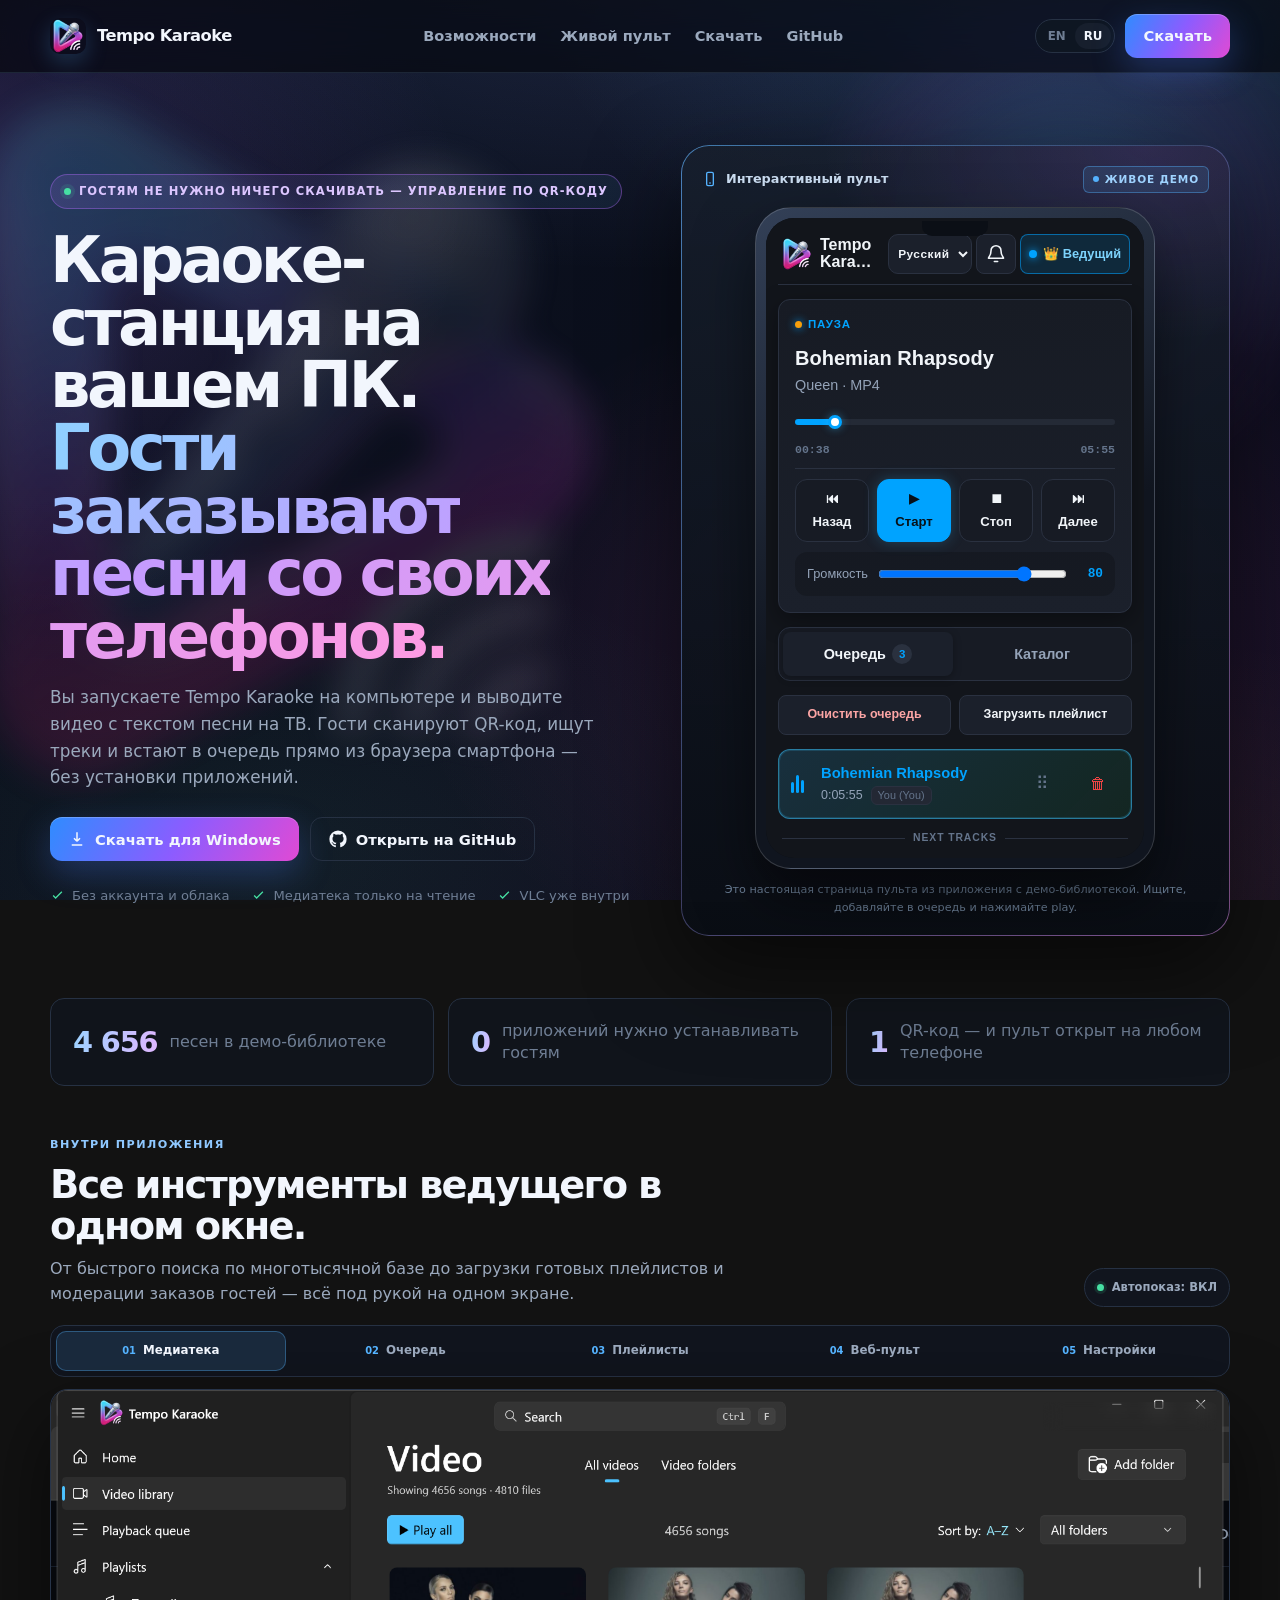
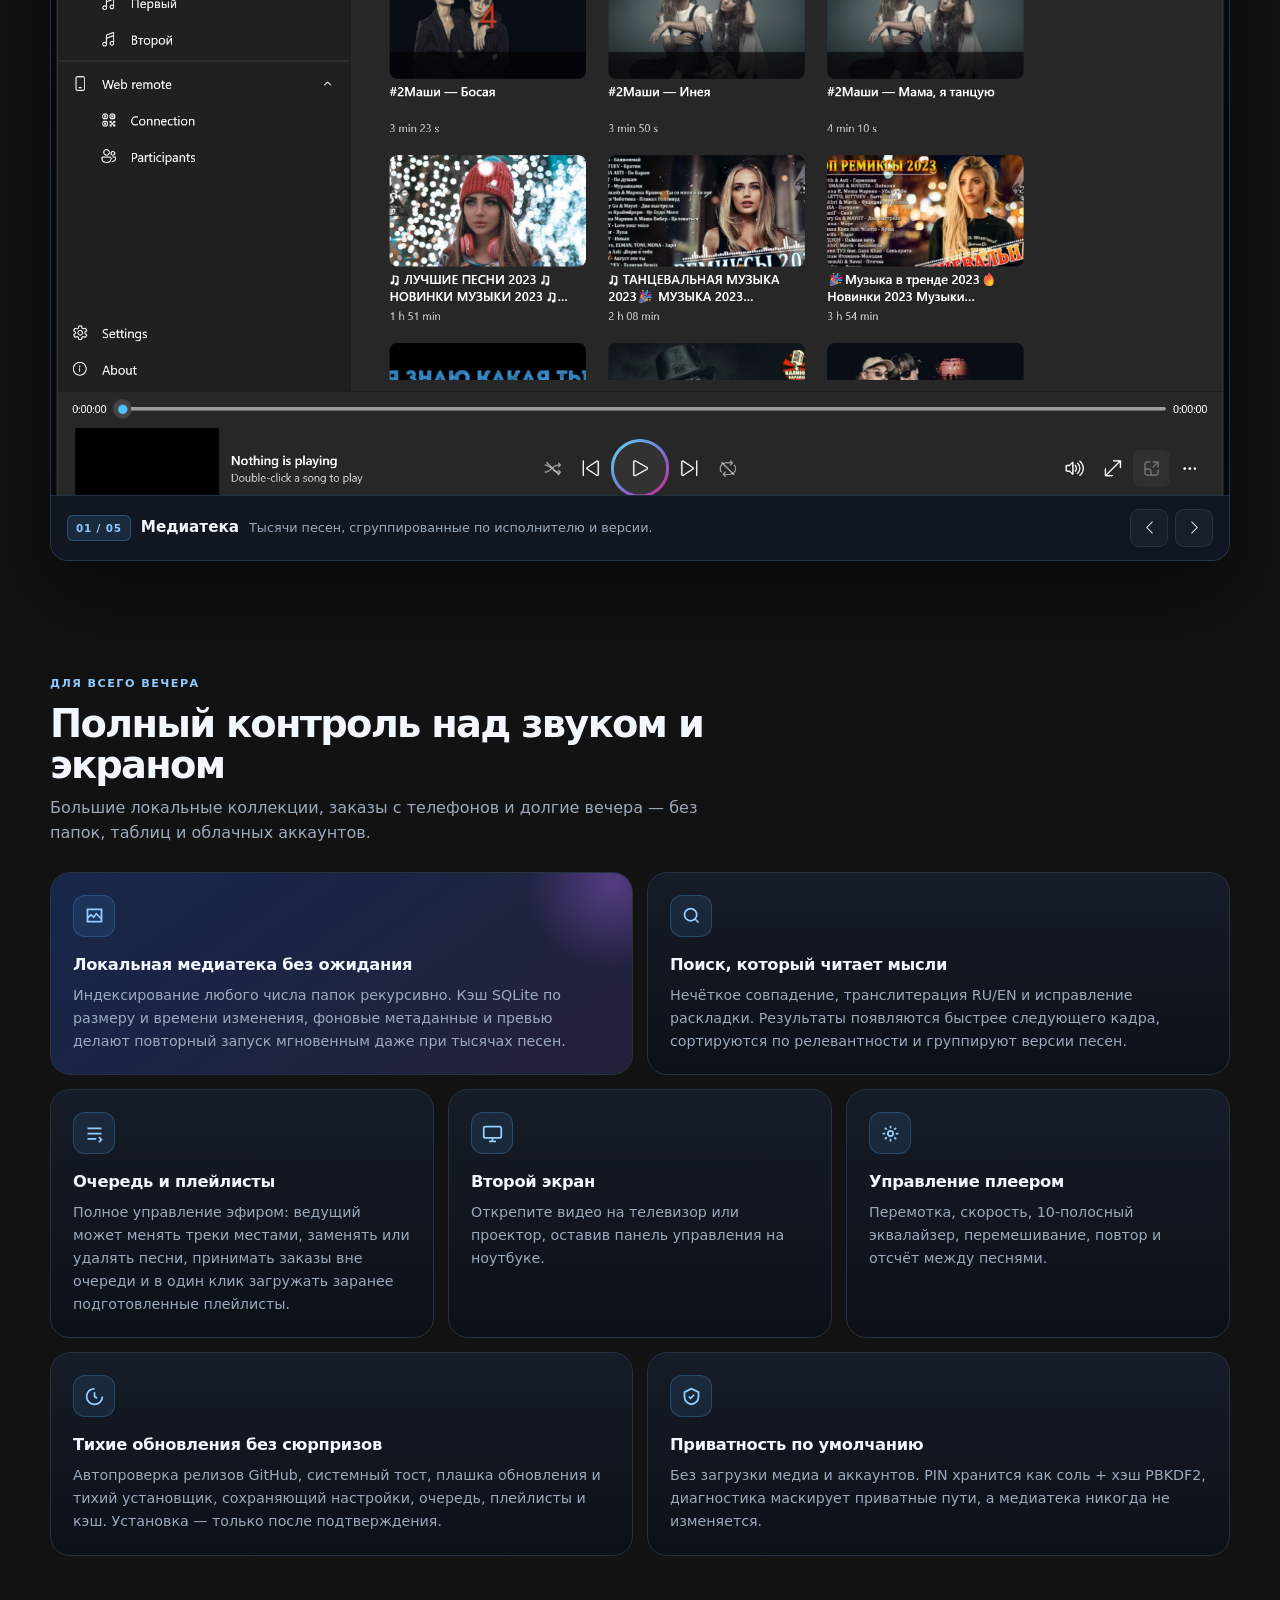
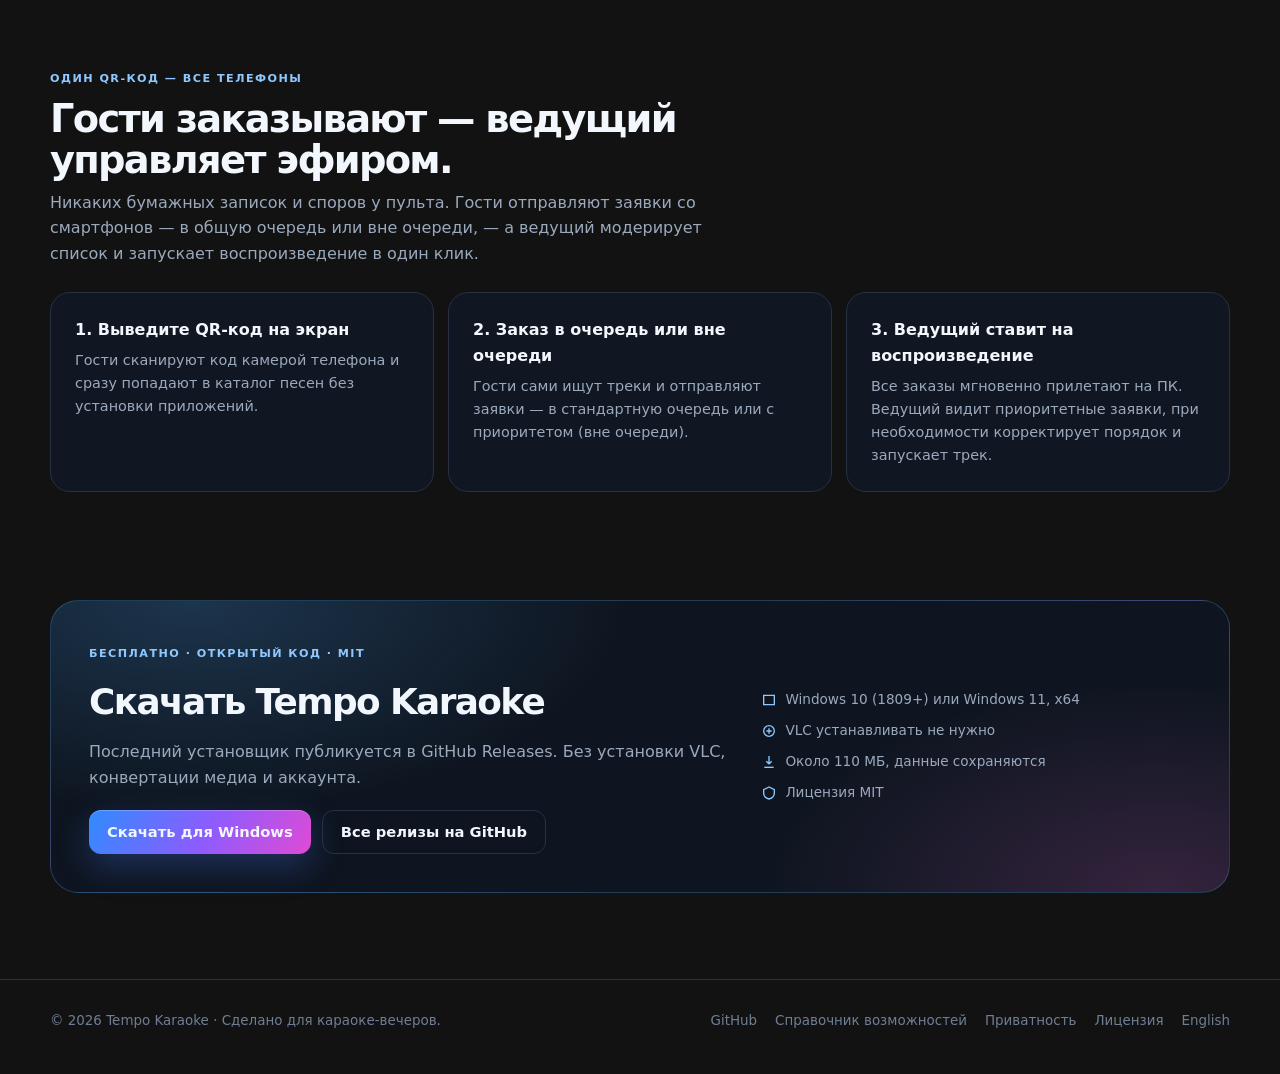
<file: site/ru.html>
<!doctype html>
<html lang="ru">
<head>
  <meta charset="utf-8">
  <meta name="viewport" content="width=device-width, initial-scale=1">
  <title>Tempo Karaoke — караоке-станция на вашем ПК</title>
  <meta name="description" content="Запустите Tempo Karaoke на ПК, выведите караоке-видео на ТВ, а гости пусть заказывают песни со своих телефонов по QR-коду. Без приложений для гостей и аккаунтов.">
  <meta property="og:title" content="Tempo Karaoke">
  <meta property="og:description" content="Караоке-станция на вашем ПК. Гости заказывают песни со своих телефонов по QR-коду — без установки приложений.">
  <meta property="og:image" content="https://itsbuyru-bit.github.io/Tempo-Karaoke/assets/banner.png">
  <link rel="icon" href="assets/appicon.png">
  <link rel="stylesheet" href="styles.css">
</head>
<body>
  <header class="site-header">
    <div class="container nav">
      <a class="brand" href="ru.html">
        <img src="assets/appicon.png" alt="">
        <span>Tempo Karaoke</span>
      </a>
      <nav class="nav-links" aria-label="Основная навигация">
        <a href="#features">Возможности</a>
        <a href="#remote">Живой пульт</a>
        <a href="#download">Скачать</a>
        <a href="https://github.com/itsbuyru-bit/Tempo-Karaoke">GitHub</a>
      </nav>
      <div class="nav-actions">
        <span class="lang"><a href="index.html">EN</a><a class="active" href="ru.html">RU</a></span>
        <a class="btn primary" href="https://github.com/itsbuyru-bit/Tempo-Karaoke/releases/latest">Скачать</a>
      </div>
    </div>
  </header>

  <main>
    <section class="container hero">
      <div class="hero-glow" aria-hidden="true"><img src="assets/appicon.png" alt=""></div>
      <div class="hero-copy">
        <span class="eyebrow"><span class="dot"></span>Гостям не нужно ничего скачивать — управление по QR-коду</span>
        <h1>Караоке-станция на вашем ПК.<br><span class="gradient">Гости заказывают песни со своих телефонов.</span></h1>
        <p class="lead">Вы запускаете Tempo Karaoke на компьютере и выводите видео с текстом песни на ТВ. Гости сканируют QR-код, ищут треки и встают в очередь прямо из браузера смартфона — без установки приложений.</p>
        <div class="hero-actions">
          <a class="btn primary" href="https://github.com/itsbuyru-bit/Tempo-Karaoke/releases/latest">
            <svg viewBox="0 0 24 24" fill="none" stroke="currentColor" stroke-width="2" aria-hidden="true"><path d="M12 3v12m0 0 4-4m-4 4-4-4"/><path d="M5 20h14"/></svg>
            Скачать для Windows
          </a>
          <a class="btn ghost" href="https://github.com/itsbuyru-bit/Tempo-Karaoke">
            <svg viewBox="0 0 24 24" fill="currentColor" aria-hidden="true"><path d="M12 .5A11.5 11.5 0 0 0 .5 12a11.5 11.5 0 0 0 7.86 10.92c.58.1.79-.25.79-.56v-2.18c-3.2.7-3.88-1.36-3.88-1.36-.52-1.33-1.28-1.69-1.28-1.69-1.05-.72.08-.7.08-.7 1.16.08 1.77 1.19 1.77 1.19 1.03 1.76 2.7 1.25 3.36.96.1-.75.4-1.25.73-1.54-2.56-.29-5.25-1.28-5.25-5.7 0-1.26.45-2.29 1.19-3.1-.12-.29-.52-1.46.11-3.05 0 0 .97-.31 3.18 1.18a11 11 0 0 1 5.8 0c2.2-1.49 3.17-1.18 3.17-1.18.63 1.59.23 2.76.12 3.05.74.81 1.19 1.84 1.19 3.1 0 4.43-2.7 5.4-5.27 5.69.41.36.78 1.05.78 2.13v3.16c0 .31.2.67.8.56A11.5 11.5 0 0 0 23.5 12 11.5 11.5 0 0 0 12 .5Z"/></svg>
            Открыть на GitHub
          </a>
        </div>
        <div class="hero-meta">
          <span><svg viewBox="0 0 24 24" fill="none" stroke="currentColor" stroke-width="2"><path d="m5 12 4 4L19 6"/></svg>Без аккаунта и облака</span>
          <span><svg viewBox="0 0 24 24" fill="none" stroke="currentColor" stroke-width="2"><path d="m5 12 4 4L19 6"/></svg>Медиатека только на чтение</span>
          <span><svg viewBox="0 0 24 24" fill="none" stroke="currentColor" stroke-width="2"><path d="m5 12 4 4L19 6"/></svg>VLC уже внутри</span>
        </div>
      </div>

      <div class="demo-shell" id="demo">
        <div class="demo-head">
          <span class="demo-title">
            <svg viewBox="0 0 24 24" fill="none" stroke="currentColor" stroke-width="2" aria-hidden="true"><rect x="7" y="2" width="10" height="20" rx="2"/><path d="M11 18h2"/></svg>
            Интерактивный пульт
          </span>
          <span class="live-pill"><span class="dot"></span>Живое демо</span>
        </div>
        <div class="demo-frame">
          <iframe src="demo/index.html?lang=ru-RU" title="Интерактивный пульт" loading="lazy"></iframe>
        </div>
        <p class="demo-hint">Это настоящая страница пульта из приложения с демо-библиотекой. Ищите, добавляйте в очередь и нажимайте play.</p>
      </div>
    </section>

    <section class="container stats" aria-label="Коротко о проекте">
      <div class="stat"><b>4 656</b><span>песен в демо-библиотеке</span></div>
      <div class="stat"><b>0</b><span>приложений нужно устанавливать гостям</span></div>
      <div class="stat"><b>1</b><span>QR-код — и пульт открыт на любом телефоне</span></div>
    </section>

        <section id="showcase" class="container app-shots" aria-label="Внутри приложения" data-autoplay-on="Автопоказ: ВКЛ" data-autoplay-off="Автопоказ: ВЫКЛ">
      <div class="showcase-head">
        <div class="section-head">
          <span class="section-kicker">Внутри приложения</span>
          <h2>Все инструменты ведущего в одном окне.</h2>
          <p>От быстрого поиска по многотысячной базе до загрузки готовых плейлистов и модерации заказов гостей — всё под рукой на одном экране.</p>
        </div>
        <button type="button" class="autoplay-toggle" data-showcase-autoplay aria-pressed="true">
          <span class="autoplay-dot"></span><span data-autoplay-label>Автопоказ: ВКЛ</span>
        </button>
      </div>

      <div class="showcase" data-showcase data-autoplay-on="Автопоказ: ВКЛ" data-autoplay-off="Автопоказ: ВЫКЛ">
        <div class="showcase-tabs" role="tablist" aria-label="Внутри приложения">
          <button type="button" class="showcase-tab active" role="tab" aria-selected="true" data-showcase-tab="0"><b>01</b><span>Медиатека</span></button>
          <button type="button" class="showcase-tab" role="tab" aria-selected="false" data-showcase-tab="1"><b>02</b><span>Очередь</span></button>
          <button type="button" class="showcase-tab" role="tab" aria-selected="false" data-showcase-tab="2"><b>03</b><span>Плейлисты</span></button>
          <button type="button" class="showcase-tab" role="tab" aria-selected="false" data-showcase-tab="3"><b>04</b><span>Веб-пульт</span></button>
          <button type="button" class="showcase-tab" role="tab" aria-selected="false" data-showcase-tab="4"><b>05</b><span>Настройки</span></button>
        </div>

        <div class="showcase-frame">
          <div class="showcase-viewport" tabindex="0" data-showcase-viewport aria-label="Кликните для увеличения">
            <button type="button" class="showcase-expand showcase-expand-float" data-showcase-expand>
              <svg viewBox="0 0 24 24" fill="none" stroke="currentColor" stroke-width="2" aria-hidden="true"><path d="M15 3h6v6M9 21H3v-6M21 3l-7 7M3 21l7-7"/></svg>
              <span>Открыть на весь экран</span>
            </button>
            <figure class="showcase-slide active" data-showcase-slide="0" data-title="Медиатека" data-desc="Тысячи песен, сгруппированные по исполнителю и версии." data-crumb="Медиатека · 4 656 песен" aria-hidden="false">
              <img src="assets/screenshots/library.png" alt="Медиатека Tempo Karaoke" width="1938" height="1160">
            </figure>
            <figure class="showcase-slide" data-showcase-slide="1" data-title="Очередь воспроизведения" data-desc="Очередь сохраняется между запусками и помнит, кто заказал." data-crumb="Очередь воспроизведения · 3 трека" aria-hidden="true">
              <img src="assets/screenshots/queue.png" alt="Очередь воспроизведения Tempo Karaoke" loading="lazy" width="1938" height="1160">
            </figure>
            <figure class="showcase-slide" data-showcase-slide="2" data-title="Плейлисты" data-desc="Сохранённые наборы для всего вечера — интерфейс полностью на английском." data-crumb="Плейлисты · Test1, Test2" aria-hidden="true">
              <img src="assets/screenshots/playlists.png" alt="Плейлисты Tempo Karaoke" loading="lazy" width="1938" height="1160">
            </figure>
            <figure class="showcase-slide" data-showcase-slide="3" data-title="Веб-пульт" data-desc="Запуск сервера по Wi-Fi или Wi-Fi Direct." data-crumb="Веб-пульт · порт 4663" aria-hidden="true">
              <img src="assets/screenshots/connection.png" alt="Настройки подключения веб-пульта" loading="lazy" width="1938" height="1160">
            </figure>
            <figure class="showcase-slide" data-showcase-slide="4" data-title="Настройки" data-desc="Медиатека, воспроизведение, пульт, диагностика и обновления." data-crumb="Настройки" aria-hidden="true">
              <img src="assets/screenshots/settings.png" alt="Настройки Tempo Karaoke" loading="lazy" width="1938" height="1160">
            </figure>
            <span class="showcase-zoom-hint">Кликните для увеличения</span>
          </div>

          <div class="showcase-caption">
            <div class="showcase-copy">
              <span class="showcase-counter" data-showcase-counter>01 / 05</span>
              <strong data-showcase-title>Медиатека</strong>
              <span data-showcase-desc>Тысячи песен, сгруппированные по исполнителю и версии.</span>
            </div>
            <div class="showcase-controls">
              <button type="button" data-showcase-prev aria-label="Предыдущий скриншот"><svg viewBox="0 0 16 16" fill="currentColor" aria-hidden="true"><path fill-rule="evenodd" d="M11.354 1.646a.5.5 0 0 1 0 .708L5.707 8l5.647 5.646a.5.5 0 0 1-.708.708l-6-6a.5.5 0 0 1 0-.708l6-6a.5.5 0 0 1 .708 0"/></svg></button>
              <button type="button" data-showcase-next aria-label="Следующий скриншот"><svg viewBox="0 0 16 16" fill="currentColor" aria-hidden="true"><path fill-rule="evenodd" d="M4.646 1.646a.5.5 0 0 1 .708 0l6 6a.5.5 0 0 1 0 .708l-6 6a.5.5 0 0 1-.708-.708L10.293 8 4.646 2.354a.5.5 0 0 1 0-.708"/></svg></button>
            </div>
          </div>
        </div>
      </div>
    </section>

    <div class="lightbox" data-showcase-lightbox hidden>
      <div class="lightbox-panel" role="dialog" aria-modal="true" aria-label="Внутри приложения">
        <button type="button" class="lightbox-close" data-lightbox-close aria-label="Закрыть">×</button>
        <img data-lightbox-image alt="">
        <div class="lightbox-caption">
          <span data-lightbox-counter></span>
          <strong data-lightbox-title></strong>
          <p data-lightbox-desc></p>
        </div>
      </div>
    </div>

    <section id="features" class="container">
      <div class="section-head">
        <span class="section-kicker">Для всего вечера</span>
        <h2>Полный контроль над звуком и экраном</h2>
        <p>Большие локальные коллекции, заказы с телефонов и долгие вечера — без папок, таблиц и облачных аккаунтов.</p>
      </div>
      <div class="bento">
        <article class="card wide accent">
          <span class="icon"><svg viewBox="0 0 24 24" fill="none" stroke="currentColor" stroke-width="2"><path d="M4 5h16v14H4z"/><path d="m4 15 4-4 3 3 3-4 6 6"/></svg></span>
          <h3>Локальная медиатека без ожидания</h3>
          <p>Индексирование любого числа папок рекурсивно. Кэш SQLite по размеру и времени изменения, фоновые метаданные и превью делают повторный запуск мгновенным даже при тысячах песен.</p>
        </article>
        <article class="card wide">
          <span class="icon"><svg viewBox="0 0 24 24" fill="none" stroke="currentColor" stroke-width="2"><circle cx="11" cy="11" r="7"/><path d="m20 20-4-4"/></svg></span>
          <h3>Поиск, который читает мысли</h3>
          <p>Нечёткое совпадение, транслитерация RU/EN и исправление раскладки. Результаты появляются быстрее следующего кадра, сортируются по релевантности и группируют версии песен.</p>
        </article>
        <article class="card third">
          <span class="icon"><svg viewBox="0 0 24 24" fill="none" stroke="currentColor" stroke-width="2"><path d="M4 6h16M4 12h16M4 18h10"/><path d="m17 16 3 3-3 3"/></svg></span>
          <h3>Очередь и плейлисты</h3>
          <p>Полное управление эфиром: ведущий может менять треки местами, заменять или удалять песни, принимать заказы вне очереди и в один клик загружать заранее подготовленные плейлисты.</p>
        </article>
        <article class="card third">
          <span class="icon"><svg viewBox="0 0 24 24" fill="none" stroke="currentColor" stroke-width="2"><rect x="2" y="4" width="20" height="13" rx="2"/><path d="M8 21h8M12 17v4"/></svg></span>
          <h3>Второй экран</h3>
          <p>Открепите видео на телевизор или проектор, оставив панель управления на ноутбуке.</p>
        </article>
        <article class="card third">
          <span class="icon"><svg viewBox="0 0 24 24" fill="none" stroke="currentColor" stroke-width="2"><path d="M12 3v3m0 12v3M3 12h3m12 0h3M5.6 5.6l2.1 2.1m8.6 8.6 2.1 2.1m0-12.8-2.1 2.1m-8.6 8.6-2.1 2.1"/><circle cx="12" cy="12" r="3"/></svg></span>
          <h3>Управление плеером</h3>
          <p>Перемотка, скорость, 10-полосный эквалайзер, перемешивание, повтор и отсчёт между песнями.</p>
        </article>
        <article class="card wide">
          <span class="icon"><svg viewBox="0 0 24 24" fill="none" stroke="currentColor" stroke-width="2"><path d="M12 3a9 9 0 1 0 9 9"/><path d="M12 7v5l3 2"/></svg></span>
          <h3>Тихие обновления без сюрпризов</h3>
          <p>Автопроверка релизов GitHub, системный тост, плашка обновления и тихий установщик, сохраняющий настройки, очередь, плейлисты и кэш. Установка — только после подтверждения.</p>
        </article>
        <article class="card wide">
          <span class="icon"><svg viewBox="0 0 24 24" fill="none" stroke="currentColor" stroke-width="2"><path d="M12 3 4 7v5c0 5 3.4 8 8 9 4.6-1 8-4 8-9V7l-8-4Z"/><path d="m9 12 2 2 4-4"/></svg></span>
          <h3>Приватность по умолчанию</h3>
          <p>Без загрузки медиа и аккаунтов. PIN хранится как соль + хэш PBKDF2, диагностика маскирует приватные пути, а медиатека никогда не изменяется.</p>
        </article>
      </div>
    </section>

    <section id="remote" class="container">
      <div class="section-head">
        <span class="section-kicker">Один QR-код — все телефоны</span>
        <h2>Гости заказывают — ведущий управляет эфиром.</h2>
        <p>Никаких бумажных записок и споров у пульта. Гости отправляют заявки со смартфонов — в общую очередь или вне очереди, — а ведущий модерирует список и запускает воспроизведение в один клик.</p>
      </div>
      <div class="steps">
        <article class="step"><h3>1. Выведите QR-код на экран</h3><p>Гости сканируют код камерой телефона и сразу попадают в каталог песен без установки приложений.</p></article>
        <article class="step"><h3>2. Заказ в очередь или вне очереди</h3><p>Гости сами ищут треки и отправляют заявки — в стандартную очередь или с приоритетом (вне очереди).</p></article>
        <article class="step"><h3>3. Ведущий ставит на воспроизведение</h3><p>Все заказы мгновенно прилетают на ПК. Ведущий видит приоритетные заявки, при необходимости корректирует порядок и запускает трек.</p></article>
      </div>
    </section>

    <section id="download" class="container">
      <div class="download">
        <div>
          <span class="section-kicker">Бесплатно · открытый код · MIT</span>
          <h2>Скачать Tempo Karaoke</h2>
          <p>Последний установщик публикуется в GitHub Releases. Без установки VLC, конвертации медиа и аккаунта.</p>
          <div class="hero-actions">
            <a class="btn primary" href="https://github.com/itsbuyru-bit/Tempo-Karaoke/releases/latest">Скачать для Windows</a>
            <a class="btn ghost" href="https://github.com/itsbuyru-bit/Tempo-Karaoke/releases">Все релизы на GitHub</a>
          </div>
        </div>
        <div class="requirements">
          <span><svg viewBox="0 0 24 24" fill="none" stroke="currentColor" stroke-width="2"><path d="M4 5h16v14H4z"/></svg>Windows 10 (1809+) или Windows 11, x64</span>
          <span><svg viewBox="0 0 24 24" fill="none" stroke="currentColor" stroke-width="2"><circle cx="12" cy="12" r="8"/><path d="M12 8v8M8 12h8"/></svg>VLC устанавливать не нужно</span>
          <span><svg viewBox="0 0 24 24" fill="none" stroke="currentColor" stroke-width="2"><path d="M12 3v12m0 0 4-4m-4 4-4-4"/><path d="M5 20h14"/></svg>Около 110 МБ, данные сохраняются</span>
          <span><svg viewBox="0 0 24 24" fill="none" stroke="currentColor" stroke-width="2"><path d="M12 3 4 7v5c0 5 3.4 8 8 9 4.6-1 8-4 8-9V7l-8-4Z"/></svg>Лицензия MIT</span>
        </div>
      </div>
    </section>
  </main>

  <footer class="site-footer">
    <div class="container footer-grid">
      <div>© <span id="year">2026</span> Tempo Karaoke · Сделано для караоке-вечеров.</div>
      <div class="footer-links">
        <a href="https://github.com/itsbuyru-bit/Tempo-Karaoke">GitHub</a>
        <a href="https://github.com/itsbuyru-bit/Tempo-Karaoke/blob/main/docs/ru/FEATURES.md">Справочник возможностей</a>
        <a href="https://github.com/itsbuyru-bit/Tempo-Karaoke/blob/main/PRIVACY.ru.md">Приватность</a>
        <a href="https://github.com/itsbuyru-bit/Tempo-Karaoke/blob/main/LICENSE">Лицензия</a>
        <a href="index.html">English</a>
      </div>
    </div>
  </footer>
  <script>
    (() => {
      const root = document.querySelector('[data-showcase]');
      if (!root) return;

      const slides = [...root.querySelectorAll('[data-showcase-slide]')];
      const tabs = [...root.querySelectorAll('[data-showcase-tab]')];
      const counter = root.querySelector('[data-showcase-counter]');
      const title = root.querySelector('[data-showcase-title]');
      const desc = root.querySelector('[data-showcase-desc]');
      const crumb = root.querySelector('[data-showcase-crumb]');
      const prev = root.querySelector('[data-showcase-prev]');
      const next = root.querySelector('[data-showcase-next]');
      const autoplayBtn = document.querySelector('[data-showcase-autoplay]');
      const autoplayLabel = document.querySelector('[data-autoplay-label]');
      const viewport = root.querySelector('[data-showcase-viewport]');
      const expand = root.querySelector('[data-showcase-expand]');
      const lightbox = document.querySelector('[data-showcase-lightbox]');
      const lightboxImage = lightbox.querySelector('[data-lightbox-image]');
      const lightboxCounter = lightbox.querySelector('[data-lightbox-counter]');
      const lightboxTitle = lightbox.querySelector('[data-lightbox-title]');
      const lightboxDesc = lightbox.querySelector('[data-lightbox-desc]');
      let index = 0;
      let autoplay = true;
      let timer = null;

      const show = value => {
        index = (value + slides.length) % slides.length;
        slides.forEach((slide, i) => {
          const active = i === index;
          slide.classList.toggle('active', active);
          slide.setAttribute('aria-hidden', String(!active));
        });
        tabs.forEach((tab, i) => {
          const active = i === index;
          tab.classList.toggle('active', active);
          tab.setAttribute('aria-selected', String(active));
        });
        const slide = slides[index];
        counter.textContent = String(index + 1).padStart(2, '0') + ' / ' + String(slides.length).padStart(2, '0');
        title.textContent = slide.dataset.title;
        desc.textContent = slide.dataset.desc;
        if (crumb) crumb.textContent = slide.dataset.crumb;
        if (!lightbox.hidden) updateLightbox();
      };

      const schedule = () => {
        clearInterval(timer);
        if (autoplay && lightbox.hidden) timer = setInterval(() => show(index + 1), 6500);
      };

      const setAutoplay = value => {
        autoplay = value;
        autoplayBtn.setAttribute('aria-pressed', String(value));
        autoplayBtn.classList.toggle('paused', !value);
        autoplayLabel.textContent = value ? root.dataset.autoplayOn : root.dataset.autoplayOff;
        schedule();
      };

      const updateLightbox = () => {
        const slide = slides[index];
        const image = slide.querySelector('img');
        lightboxImage.src = image.src;
        lightboxImage.alt = image.alt;
        lightboxCounter.textContent = String(index + 1).padStart(2, '0') + ' / ' + String(slides.length).padStart(2, '0');
        lightboxTitle.textContent = slide.dataset.title;
        lightboxDesc.textContent = slide.dataset.desc;
      };

      const openLightbox = () => {
        updateLightbox();
        lightbox.hidden = false;
        document.body.classList.add('lightbox-open');
        clearInterval(timer);
        lightbox.querySelector('[data-lightbox-close]').focus();
      };

      const closeLightbox = () => {
        lightbox.hidden = true;
        document.body.classList.remove('lightbox-open');
        schedule();
      };

      prev.addEventListener('click', () => { show(index - 1); schedule(); });
      next.addEventListener('click', () => { show(index + 1); schedule(); });
      tabs.forEach(tab => tab.addEventListener('click', () => { show(Number(tab.dataset.showcaseTab)); schedule(); }));
      viewport.addEventListener('click', openLightbox);
      expand.addEventListener('click', event => { event.stopPropagation(); openLightbox(); });
      autoplayBtn.addEventListener('click', () => setAutoplay(!autoplay));
      lightbox.querySelector('[data-lightbox-close]').addEventListener('click', closeLightbox);
      lightbox.addEventListener('click', event => { if (event.target === lightbox) closeLightbox(); });
      viewport.addEventListener('keydown', event => {
        if (event.key === 'ArrowLeft') { event.preventDefault(); show(index - 1); schedule(); }
        if (event.key === 'ArrowRight') { event.preventDefault(); show(index + 1); schedule(); }
      });
      document.addEventListener('keydown', event => {
        if (event.key === 'Escape' && !lightbox.hidden) closeLightbox();
        if (event.key === 'ArrowLeft' && lightbox.hidden && document.activeElement === viewport) { event.preventDefault(); show(index - 1); schedule(); }
        if (event.key === 'ArrowRight' && lightbox.hidden && document.activeElement === viewport) { event.preventDefault(); show(index + 1); schedule(); }
      });

      show(0);
      setAutoplay(true);
    })();
  </script>
</body>
</html>
</file>
<file: site/styles.css>
:root {
  color-scheme: dark;
  --bg: #07090e;
  --bg-2: #0c1018;
  --surface: #111722;
  --surface-2: #171f2d;
  --line: #263143;
  --text: #f2f6fd;
  --muted: #9ba9bd;
  --dim: #6f7e94;
  --blue: #55b3ff;
  --violet: #b56cff;
  --pink: #ff6fd8;
  --green: #46e0a3;
  --amber: #ffc15c;
  --radius: 20px;
  --max: 1180px;
  --font: "Segoe UI Variable", "Segoe UI", system-ui, -apple-system, sans-serif;
}

* { box-sizing: border-box; }
html { scroll-behavior: smooth; }
body {
  margin: 0;
  min-height: 100vh;
  background:
    radial-gradient(1200px 700px at 50% -18%, rgba(140, 160, 255, .20), transparent 62%),
    radial-gradient(1100px 720px at 92% -8%, rgba(85, 179, 255, .24), transparent 60%),
    radial-gradient(900px 680px at -6% 24%, rgba(181, 108, 255, .20), transparent 60%),
    radial-gradient(800px 560px at 72% 72%, rgba(255, 111, 216, .11), transparent 65%),
    radial-gradient(760px 460px at 22% 96%, rgba(70, 224, 163, .08), transparent 70%),
    radial-gradient(700px 380px at 88% 100%, rgba(255, 193, 92, .07), transparent 70%),
    linear-gradient(150deg, #0a1222 0%, #0b0f1c 44%, #140d22 100%);
  background-attachment: fixed;
  color: var(--text);
  font-family: var(--font);
  line-height: 1.6;
  -webkit-font-smoothing: antialiased;
  overflow-x: hidden;
}

body::before {
  content: "";
  position: fixed;
  inset: 0;
  pointer-events: none;
  opacity: .18;
  background-image:
    linear-gradient(rgba(255,255,255,.045) 1px, transparent 1px),
    linear-gradient(90deg, rgba(255,255,255,.045) 1px, transparent 1px);
  background-size: 64px 64px;
  mask-image: radial-gradient(circle at 50% 0%, black, transparent 72%);
  z-index: -1;
}

a { color: inherit; text-decoration: none; }
img { max-width: 100%; }
button, input { font: inherit; }

.container { width: min(var(--max), calc(100% - 44px)); margin: 0 auto; }

/* Header */
.site-header {
  position: sticky;
  top: 0;
  z-index: 30;
  background: rgba(7, 9, 14, .72);
  backdrop-filter: blur(20px) saturate(140%);
  border-bottom: 1px solid rgba(38, 49, 67, .7);
}

.nav { min-height: 72px; display: flex; align-items: center; justify-content: space-between; gap: 18px; }
.brand { display: inline-flex; align-items: center; gap: 11px; font-weight: 800; letter-spacing: -.03em; }
.brand img { width: 36px; height: 36px; border-radius: 10px; box-shadow: 0 8px 22px rgba(85, 179, 255, .22); }
.brand span { font-size: 1.02rem; }

.nav-links { display: flex; align-items: center; gap: 24px; color: var(--muted); font-size: .91rem; font-weight: 600; }
.nav-links a { transition: color .16s ease; }
.nav-links a:hover { color: var(--text); }
.nav-actions { display: flex; align-items: center; gap: 10px; }

.lang { display: inline-flex; padding: 3px; border: 1px solid var(--line); border-radius: 999px; background: rgba(17, 23, 34, .7); font-size: .74rem; font-weight: 800; }
.lang a { padding: 4px 9px; border-radius: 999px; color: var(--dim); }
.lang a.active { color: var(--text); background: var(--surface-2); }

.btn {
  display: inline-flex;
  align-items: center;
  justify-content: center;
  gap: 9px;
  min-height: 44px;
  padding: 0 18px;
  border-radius: 12px;
  border: 1px solid var(--line);
  background: rgba(17, 23, 34, .8);
  color: var(--text);
  font-weight: 700;
  font-size: .92rem;
  cursor: pointer;
  transition: transform .15s ease, border-color .15s ease, background .15s ease, box-shadow .15s ease;
}
.btn:hover { transform: translateY(-1px); border-color: #42536e; }
.btn svg { width: 18px; height: 18px; }
.btn.primary {
  border: 0;
  background: linear-gradient(120deg, #2f8cff 0%, #8c5cff 52%, #e04ad4 100%);
  box-shadow: 0 12px 34px rgba(76, 126, 255, .28), inset 0 1px rgba(255,255,255,.22);
}
.btn.primary:hover { box-shadow: 0 16px 44px rgba(140, 92, 255, .34), inset 0 1px rgba(255,255,255,.22); }
.btn.ghost { background: transparent; }

/* Hero */
.hero {
  position: relative;
  display: grid;
  grid-template-columns: 1.03fr .97fr;
  gap: 48px;
  align-items: center;
  padding: 72px 0 48px;
}

.hero::before {
  content: "";
  position: absolute;
  width: 560px;
  height: 560px;
  right: -120px;
  top: -120px;
  border-radius: 50%;
  background: radial-gradient(circle, rgba(85,179,255,.22), rgba(181,108,255,.08) 48%, transparent 70%);
  filter: blur(10px);
  pointer-events: none;
}

.hero-copy { position: relative; z-index: 1; }

.hero-glow {
  position: absolute;
  z-index: 0;
  top: -10px;
  left: -140px;
  right: auto;
  width: min(760px, 86vw);
  opacity: .14;
  pointer-events: none;
  filter: blur(18px) saturate(1.2);
}
.hero-glow img { display: block; width: 100%; height: auto; }

.eyebrow {
  display: inline-flex;
  align-items: center;
  gap: 8px;
  padding: 7px 13px;
  border-radius: 999px;
  border: 1px solid rgba(181, 108, 255, .38);
  background: linear-gradient(90deg, rgba(181,108,255,.14), rgba(85,179,255,.08));
  color: #dcc6ff;
  font-size: .72rem;
  font-weight: 800;
  letter-spacing: .09em;
  text-transform: uppercase;
}
.eyebrow .dot { width: 7px; height: 7px; border-radius: 50%; background: var(--green); box-shadow: 0 0 0 4px rgba(70,224,163,.12); }

h1 {
  margin: 20px 0 16px;
  font-size: clamp(2.5rem, 5vw, 4.35rem);
  line-height: .98;
  letter-spacing: -.055em;
  font-weight: 850;
}
h1 .gradient {
  background: linear-gradient(100deg, #8fd0ff 0%, #c49bff 45%, #ff9be3 100%);
  -webkit-background-clip: text;
  background-clip: text;
  color: transparent;
}
.lead { max-width: 35rem; margin: 0 0 26px; color: var(--muted); font-size: 1.05rem; }

.hero-actions { display: flex; flex-wrap: wrap; gap: 11px; }
.hero-meta { display: flex; flex-wrap: wrap; gap: 16px 22px; margin-top: 24px; color: var(--dim); font-size: .82rem; }
.hero-meta span { display: inline-flex; align-items: center; gap: 7px; }
.hero-meta svg { width: 15px; height: 15px; color: var(--green); }

/* Live demo */
.demo-shell {
  position: relative;
  padding: 18px;
  border: 1px solid rgba(92, 122, 166, .38);
  border-radius: 28px;
  background:
    radial-gradient(500px 300px at 85% 0%, rgba(181,108,255,.15), transparent 65%),
    linear-gradient(180deg, rgba(23,31,45,.9), rgba(10,14,21,.95));
  box-shadow: 0 35px 90px rgba(0,0,0,.55);
}
.demo-shell::before {
  content: "";
  position: absolute;
  inset: -1px;
  border-radius: 28px;
  padding: 1px;
  background: linear-gradient(130deg, rgba(85,179,255,.55), rgba(181,108,255,.12), rgba(255,111,216,.38));
  -webkit-mask: linear-gradient(#000 0 0) content-box, linear-gradient(#000 0 0);
  -webkit-mask-composite: xor;
  mask-composite: exclude;
  pointer-events: none;
}
.demo-head { display: flex; align-items: center; justify-content: space-between; gap: 12px; padding: 2px 2px 14px; }
.demo-title { display: inline-flex; align-items: center; gap: 8px; font-size: .8rem; font-weight: 800; color: #c9dbef; }
.demo-title svg { width: 16px; height: 16px; color: var(--blue); }
.live-pill {
  display: inline-flex; align-items: center; gap: 6px;
  padding: 4px 9px; border-radius: 6px;
  border: 1px solid rgba(85,179,255,.4);
  background: rgba(85,179,255,.12);
  color: #9fd3ff; font-size: .66rem; font-weight: 900; letter-spacing: .08em; text-transform: uppercase;
}
.live-pill .dot { width: 6px; height: 6px; border-radius: 50%; background: var(--blue); animation: pulse 1.8s infinite; }

.demo-frame {
  position: relative;
  width: min(400px, 100%);
  margin: 0 auto;
  padding: 10px;
  border-radius: 36px;
  background: linear-gradient(155deg, #334057, #10151f 55%);
  border: 1px solid rgba(255,255,255,.16);
  box-shadow: 0 28px 60px rgba(0,0,0,.5);
}
.demo-frame::after {
  content: "";
  position: absolute;
  top: 13px;
  left: 50%;
  width: 66px;
  height: 15px;
  transform: translateX(-50%);
  border-radius: 0 0 10px 10px;
  background: #0b0f16;
  z-index: 2;
  pointer-events: none;
}
.demo-frame iframe {
  display: block;
  width: 100%;
  height: 640px;
  border: 0;
  border-radius: 28px;
  background: #0a0e15;
}

.phone {
  position: relative;
  width: min(330px, 100%);
  margin: 0 auto;
  padding: 11px;
  border-radius: 38px;
  background: linear-gradient(155deg, #334057, #10151f 55%);
  border: 1px solid rgba(255,255,255,.16);
  box-shadow: 0 28px 60px rgba(0,0,0,.5);
}
.phone::after { content: ""; position: absolute; top: 14px; left: 50%; width: 72px; height: 18px; transform: translateX(-50%); border-radius: 0 0 12px 12px; background: #0b0f16; }
.screen {
  border-radius: 29px;
  overflow: hidden;
  background: #0a0e15;
  border: 1px solid #202b3c;
  min-height: 482px;
  display: flex;
  flex-direction: column;
}
.screen-top { display: flex; align-items: center; justify-content: space-between; padding: 18px 14px 10px; }
.screen-brand { display: inline-flex; align-items: center; gap: 7px; font-weight: 800; font-size: .82rem; }
.screen-brand img { width: 20px; height: 20px; border-radius: 6px; }
.role-pill { padding: 3px 7px; border-radius: 5px; border: 1px solid #2b3a50; background: #121a26; color: #9fb4ce; font-size: .62rem; font-weight: 800; letter-spacing: .05em; text-transform: uppercase; }

.demo-search { position: relative; margin: 4px 14px 10px; }
.demo-search svg { position: absolute; left: 11px; top: 50%; transform: translateY(-50%); width: 15px; height: 15px; color: #6f849e; }
.demo-search input {
  width: 100%; min-height: 38px; padding: 0 12px 0 34px;
  border-radius: 9px; border: 1px solid #263348; background: #101823; color: var(--text);
  outline: none; font-size: .78rem;
}
.demo-search input:focus { border-color: rgba(85,179,255,.65); box-shadow: 0 0 0 3px rgba(85,179,255,.12); }
.demo-search input::placeholder { color: #64758c; }

.demo-results { display: grid; gap: 6px; padding: 0 14px 12px; max-height: 246px; overflow: auto; scrollbar-width: thin; }
.demo-song { display: flex; align-items: center; justify-content: space-between; gap: 10px; padding: 9px 10px; border: 1px solid #202c3d; border-radius: 9px; background: #0e1520; transition: border-color .15s ease, background .15s ease, transform .15s ease; }
.demo-song:hover { border-color: #34465e; background: #111a27; }
.demo-song strong { display: block; font-size: .78rem; line-height: 1.25; }
.demo-song span { display: block; margin-top: 2px; color: #7f91a8; font-size: .66rem; }
.demo-song button, .demo-reset {
  flex: 0 0 auto; border: 1px solid rgba(85,179,255,.35); border-radius: 7px; background: rgba(85,179,255,.14); color: #a9d9ff; padding: 6px 10px; font-size: .66rem; font-weight: 800; cursor: pointer; transition: background .15s ease, color .15s ease, transform .1s ease;
}
.demo-song button:hover { background: rgba(85,179,255,.25); }
.demo-song button:active { transform: scale(.96); }
.demo-song button.queued { border-color: rgba(70,224,163,.35); background: rgba(70,224,163,.12); color: #86f0c4; }
.demo-empty { padding: 18px 6px; text-align: center; color: #66788f; font-size: .75rem; }

.demo-queue { margin-top: auto; border-top: 1px solid #1d2838; background: #0b111a; padding: 10px 14px 14px; }
.queue-head { display: flex; align-items: center; justify-content: space-between; margin-bottom: 5px; color: #778aa2; font-size: .64rem; font-weight: 800; letter-spacing: .08em; text-transform: uppercase; }
.queue-count { display: inline-grid; place-items: center; min-width: 18px; height: 18px; padding: 0 5px; border-radius: 999px; background: #172334; color: #9fc5ec; font-size: .62rem; }
.demo-queue ul { list-style: none; margin: 0; padding: 0; display: grid; gap: 4px; max-height: 102px; overflow: auto; }
.demo-queue li { display: flex; align-items: center; gap: 8px; color: #c3d4e8; font-size: .72rem; }
.demo-queue li b { display: grid; place-items: center; width: 18px; height: 18px; border-radius: 50%; background: #172233; color: #8fb6de; font-size: .6rem; }
.demo-queue li em { color: #6f8299; font-style: normal; font-size: .64rem; }
.queue-empty { color: #66788f; font-size: .72rem; padding: 4px 0; }

.demo-now { display: flex; align-items: center; gap: 9px; margin-top: 10px; padding: 9px; border: 1px solid #223149; border-radius: 9px; background: #111a27; }
.eq { display: flex; align-items: flex-end; gap: 2px; width: 17px; height: 16px; }
.eq i { display: block; width: 3px; height: 6px; border-radius: 2px; background: var(--blue); }
.eq.on i { animation: eq .8s ease-in-out infinite alternate; }
.eq i:nth-child(2) { animation-delay: .15s; height: 11px; }
.eq i:nth-child(3) { animation-delay: .3s; height: 8px; }
.eq i:nth-child(4) { animation-delay: .45s; height: 13px; }
.now-copy { min-width: 0; flex: 1; }
.now-copy strong { display: block; overflow: hidden; text-overflow: ellipsis; white-space: nowrap; font-size: .72rem; }
.now-copy span { display: block; color: #778aa2; font-size: .62rem; }
.demo-play { flex: 0 0 auto; border: 0; border-radius: 7px; padding: 6px 10px; background: linear-gradient(135deg, #2f8cff, #8c5cff); color: white; font-size: .66rem; font-weight: 800; cursor: pointer; }
.demo-hint { margin: 12px 2px 0; color: #6d8199; font-size: .7rem; text-align: center; }
.demo-hint kbd { padding: 1px 5px; border: 1px solid #2b3a50; border-radius: 4px; background: #121a26; color: #9fb4ce; font: inherit; }

/* Stats */
.stats { display: grid; grid-template-columns: repeat(3, 1fr); gap: 14px; padding: 14px 0 26px; }
.stat { padding: 20px 22px; border: 1px solid var(--line); border-radius: 14px; background: rgba(17,23,34,.62); display: flex; align-items: center; gap: 12px; }
.stat b { font-size: 1.8rem; white-space: nowrap; letter-spacing: -.04em; background: linear-gradient(100deg, #9bd3ff, #e0b6ff); -webkit-background-clip: text; background-clip: text; color: transparent; }
.stat span { color: var(--dim); font-size: 1rem; line-height: 1.35; }

/* Features */
section { padding: 54px 0; }
.section-head { max-width: 44rem; margin-bottom: 26px; }
.section-head h2 { margin: 0 0 9px; font-size: clamp(1.8rem, 3vw, 2.6rem); letter-spacing: -.045em; line-height: 1.08; }
.section-head p { margin: 0; color: var(--muted); }
.section-kicker { display: inline-block; margin-bottom: 10px; color: #8fc8ff; font-size: .7rem; font-weight: 800; letter-spacing: .13em; text-transform: uppercase; }

.bento { display: grid; grid-template-columns: repeat(12, 1fr); gap: 14px; }
.card {
  position: relative;
  padding: 22px;
  border: 1px solid var(--line);
  border-radius: var(--radius);
  background: linear-gradient(180deg, rgba(23,31,45,.82), rgba(12,16,24,.9));
  overflow: hidden;
  transition: transform .18s ease, border-color .18s ease;
}
.card:hover { transform: translateY(-3px); border-color: #3c4f69; }
.card.wide { grid-column: span 6; }
.card.third { grid-column: span 4; }
.card.quarter { grid-column: span 3; }
.card .icon { display: grid; place-items: center; width: 42px; height: 42px; margin-bottom: 15px; border-radius: 12px; border: 1px solid rgba(85,179,255,.24); background: rgba(85,179,255,.1); color: #96ceff; }
.card .icon svg { width: 21px; height: 21px; }
.card h3 { margin: 0 0 6px; font-size: 1.02rem; letter-spacing: -.02em; }
.card p { margin: 0; color: var(--muted); font-size: .89rem; }
.card.accent { background: linear-gradient(145deg, rgba(48,111,255,.18), rgba(181,108,255,.11)), var(--surface); }
.card.accent::after { content: ""; position: absolute; width: 180px; height: 180px; right: -70px; top: -80px; border-radius: 50%; background: radial-gradient(circle, rgba(181,108,255,.35), transparent 68%); pointer-events: none; }

/* Steps */
.steps { display: grid; grid-template-columns: repeat(3, 1fr); gap: 14px; }
.step { position: relative; padding: 24px; border: 1px solid var(--line); border-radius: var(--radius); background: var(--surface); }
.step .num { display: inline-grid; place-items: center; width: 30px; height: 30px; margin-bottom: 12px; border-radius: 9px; background: rgba(85,179,255,.12); border: 1px solid rgba(85,179,255,.28); color: #9bd3ff; font-size: .72rem; font-weight: 900; }
.step h3 { margin: 0 0 6px; font-size: 1rem; }
.step p { margin: 0; color: var(--muted); font-size: .9rem; }

/* Download */
.download {
  display: grid; grid-template-columns: 1.2fr .8fr; gap: 28px; align-items: center;
  padding: 38px; border-radius: 28px; border: 1px solid rgba(85,179,255,.26);
  background:
    radial-gradient(620px 300px at 12% 0%, rgba(85,179,255,.2), transparent 70%),
    radial-gradient(560px 300px at 94% 100%, rgba(255,111,216,.16), transparent 70%),
    #0e1520;
}
.download h2 { margin: 0 0 9px; font-size: clamp(1.7rem, 2.8vw, 2.5rem); letter-spacing: -.045em; }
.download p { margin: 0 0 20px; color: var(--muted); }
.requirements { display: grid; gap: 9px; color: var(--muted); font-size: .85rem; }
.requirements span { display: flex; align-items: center; gap: 8px; }
.requirements svg { width: 16px; height: 16px; color: #8fc8ff; }

/* Footer */
.site-footer { margin-top: 32px; padding: 30px 0 42px; border-top: 1px solid var(--line); color: var(--dim); font-size: .84rem; }
.footer-grid { display: flex; justify-content: space-between; gap: 22px; flex-wrap: wrap; }
.footer-links { display: flex; flex-wrap: wrap; gap: 18px; }
.footer-links a:hover { color: var(--text); }

/* App screenshots — a caption carousel */
.app-shots { padding-top: 18px; }
.carousel {
  position: relative;
  width: min(900px, 100%);
  margin: 0 auto;
  overflow: hidden;
  border: 1px solid var(--line);
  border-radius: 18px;
  background: #0b0f16;
  box-shadow: 0 24px 60px rgba(0, 0, 0, .38);
}
.carousel-inner { position: relative; }
.carousel-item { position: relative; display: none; margin: 0; }
.carousel-item.active { display: block; animation: carouselFade .32s ease; }
.carousel-item img { display: block; width: 100%; height: auto; }
.carousel-caption {
  position: absolute;
  inset: auto 0 0 0;
  padding: 76px 28px 30px;
  text-align: left;
  background: linear-gradient(0deg, rgba(5, 8, 14, .96) 0%, rgba(5, 8, 14, .78) 52%, transparent 100%);
}
.slide-count { display: block; margin-bottom: 6px; color: #8fc8ff; font-size: .68rem; font-weight: 800; letter-spacing: .14em; }
.carousel-caption strong { display: block; font-size: clamp(1.2rem, 2.6vw, 1.75rem); letter-spacing: -.035em; line-height: 1.1; }
.carousel-caption p { max-width: 38rem; margin: 5px 0 0; color: var(--muted); font-size: .86rem; }
.carousel-control-prev,
.carousel-control-next {
  position: absolute;
  top: 48%;
  z-index: 3;
  width: 44px;
  height: 44px;
  display: grid;
  place-items: center;
  padding: 0;
  border: 1px solid rgba(255, 255, 255, .18);
  border-radius: 50%;
  background: rgba(8, 12, 19, .72);
  color: var(--text);
  font-size: 1.55rem;
  line-height: 1;
  cursor: pointer;
  transform: translateY(-50%);
  backdrop-filter: blur(10px);
  transition: background .18s ease, border-color .18s ease;
}
.carousel-control-prev { left: 14px; }
.carousel-control-next { right: 14px; }
.carousel-control-prev:hover,
.carousel-control-next:hover { border-color: var(--blue); background: rgba(85, 179, 255, .2); }
.carousel-control-prev:focus-visible,
.carousel-control-next:focus-visible { outline: 2px solid var(--blue); outline-offset: 2px; }
.carousel-indicators {
  position: absolute;
  right: 0;
  bottom: 14px;
  left: 0;
  z-index: 3;
  display: flex;
  justify-content: center;
  gap: 7px;
}
.carousel-indicators button {
  width: 8px;
  height: 8px;
  padding: 0;
  border: 0;
  border-radius: 99px;
  background: rgba(255, 255, 255, .32);
  cursor: pointer;
  transition: width .2s ease, background .2s ease;
}
.carousel-indicators button.active { width: 24px; background: var(--blue); }
.carousel-indicators button:focus-visible { outline: 2px solid var(--blue); outline-offset: 3px; }
@keyframes carouselFade { from { opacity: .35; } to { opacity: 1; } }

@keyframes pulse { 0%,100% { opacity: 1; box-shadow: 0 0 0 0 rgba(85,179,255,.5); } 50% { opacity: .65; box-shadow: 0 0 0 5px rgba(85,179,255,0); } }
@keyframes eq { from { height: 4px; } to { height: 15px; } }

@media (max-width: 1020px) {
  .hero { grid-template-columns: 1fr; gap: 36px; padding-top: 48px; }
  .demo-shell { max-width: 460px; margin: 0 auto; width: 100%; }
  .card.wide, .card.third, .card.quarter { grid-column: span 6; }
  .download { grid-template-columns: 1fr; }
}

@media (max-width: 700px) {
  .nav-links { display: none; }
  .hero { padding-top: 36px; }
  .bento { grid-template-columns: 1fr; }
  .card.wide, .card.third, .card.quarter { grid-column: auto; }
  .stats, .steps { grid-template-columns: 1fr; }
  .carousel { border-radius: 14px; }
  .carousel-caption { padding: 54px 18px 24px; }
  .carousel-caption p { font-size: .8rem; }
  .carousel-control-prev, .carousel-control-next { width: 38px; height: 38px; font-size: 1.3rem; }
  .carousel-control-prev { left: 8px; }
  .carousel-control-next { right: 8px; }
  .download { padding: 24px; }
  .container { width: min(var(--max), calc(100% - 28px)); }
  .hero-meta { gap: 10px 16px; }
}

@media (prefers-reduced-motion: reduce) {
  *, *::before, *::after { animation-duration: .01ms !important; animation-iteration-count: 1 !important; scroll-behavior: auto !important; }
}

.carousel-control-prev svg,
.carousel-control-next svg { width: 20px; height: 20px; }
@media (max-width: 700px) {
  .hero-glow { width: 460px; right: -30%; top: -70px; opacity: .12; }
}

/* Screenshot showcase */
.showcase-head { display: flex; align-items: flex-end; justify-content: space-between; gap: 20px; margin-bottom: 18px; }
.showcase-head .section-head { margin-bottom: 0; }
.autoplay-toggle {
  display: inline-flex; align-items: center; gap: 8px; flex: 0 0 auto;
  padding: 9px 12px; border: 1px solid var(--line); border-radius: 999px;
  background: rgba(17,23,34,.78); color: var(--muted); font-size: .72rem; font-weight: 700;
  cursor: pointer; transition: border-color .18s ease, color .18s ease, background .18s ease;
}
.autoplay-toggle:hover { border-color: var(--blue); color: var(--text); }
.autoplay-toggle:focus-visible { outline: 2px solid var(--blue); outline-offset: 2px; }
.autoplay-dot { width: 7px; height: 7px; border-radius: 50%; background: var(--green); box-shadow: 0 0 0 3px rgba(70,224,163,.12); }
.autoplay-toggle.paused .autoplay-dot { background: var(--dim); box-shadow: none; }

.showcase-tabs {
  display: flex; gap: 5px; padding: 5px; margin-bottom: 12px;
  overflow-x: auto; scrollbar-width: none;
  border: 1px solid var(--line); border-radius: 14px; background: rgba(17,23,34,.78);
}
.showcase-tabs::-webkit-scrollbar { display: none; }
.showcase-tab {
  flex: 1 0 130px; display: inline-flex; align-items: center; justify-content: center; gap: 7px;
  min-height: 40px; padding: 0 12px; border: 1px solid transparent; border-radius: 10px;
  background: transparent; color: var(--muted); font-size: .74rem; font-weight: 700;
  cursor: pointer; transition: background .18s ease, color .18s ease, border-color .18s ease;
}
.showcase-tab b { color: var(--blue); font-size: .62rem; font-weight: 900; }
.showcase-tab:hover { color: var(--text); }
.showcase-tab.active { background: rgba(85,179,255,.14); border-color: rgba(85,179,255,.34); color: var(--text); }
.showcase-tab:focus-visible { outline: 2px solid var(--blue); outline-offset: 1px; }

.showcase-frame {
  overflow: hidden; border: 1px solid rgba(92,122,166,.35); border-radius: 18px;
  background: #0b0f17; box-shadow: 0 32px 80px rgba(0,0,0,.55);
}
.showcase-titlebar {
  min-height: 44px; display: flex; align-items: center; justify-content: space-between; gap: 12px;
  padding: 0 14px; border-bottom: 1px solid #222d3f; background: #111722; color: var(--muted); font-size: .72rem;
}
.showcase-brand { display: flex; align-items: center; gap: 8px; min-width: 0; }
.showcase-brand img { width: 22px; height: 22px; border-radius: 6px; flex: 0 0 auto; }
.showcase-brand strong { color: var(--text); font-size: .74rem; white-space: nowrap; }
.showcase-dash { color: var(--dim); }
.showcase-crumb { color: #8fc8ff; font-weight: 600; white-space: nowrap; overflow: hidden; text-overflow: ellipsis; }
.showcase-tools { display: flex; align-items: center; gap: 12px; flex: 0 0 auto; }
.showcase-expand {
  display: inline-flex; align-items: center; gap: 5px; padding: 5px 8px;
  border: 1px solid #2a3850; border-radius: 6px; background: #171f2d; color: #c9dbef;
  font-size: .65rem; font-weight: 600; cursor: pointer;
}
.showcase-expand:hover { background: #222e42; border-color: var(--blue); color: var(--text); }
.showcase-expand svg { width: 13px; height: 13px; color: var(--blue); }
.showcase-window-controls { display: inline-flex; align-items: center; gap: 10px; color: var(--dim); font-size: .72rem; }
.showcase-window-controls i { font-style: normal; }

.showcase-viewport { position: relative; background: #090d14; cursor: zoom-in; outline: none; }
.showcase-viewport:focus-visible { box-shadow: inset 0 0 0 2px var(--blue); }
.showcase-slide { display: none; margin: 0; }
.showcase-slide.active { display: block; animation: showcaseFade .3s ease; }
.showcase-slide img { display: block; width: 100%; height: auto; }
.showcase-zoom-hint {
  position: absolute; top: 12px; right: 12px; z-index: 2;
  padding: 7px 10px; border: 1px solid rgba(255,255,255,.15); border-radius: 8px;
  background: rgba(7,9,14,.86); color: var(--text); font-size: .68rem; font-weight: 700;
  opacity: 0; pointer-events: none; transition: opacity .18s ease; backdrop-filter: blur(8px);
}
.showcase-viewport:hover .showcase-zoom-hint,
.showcase-viewport:focus-visible .showcase-zoom-hint { opacity: 1; }
.showcase-caption {
  display: flex; align-items: center; justify-content: space-between; gap: 16px;
  padding: 13px 16px; border-top: 1px solid #222d3f; background: #111722;
}
.showcase-copy { display: flex; align-items: baseline; gap: 10px; flex-wrap: wrap; min-width: 0; }
.showcase-counter { padding: 4px 8px; border: 1px solid rgba(85,179,255,.3); border-radius: 6px; background: rgba(85,179,255,.12); color: #8fc8ff; font-size: .65rem; font-weight: 900; letter-spacing: .08em; white-space: nowrap; }
.showcase-copy strong { color: var(--text); font-size: .95rem; }
.showcase-copy [data-showcase-desc] { color: var(--muted); font-size: .8rem; }
.showcase-controls { display: flex; gap: 7px; flex: 0 0 auto; }
.showcase-controls button {
  width: 38px; height: 38px; display: grid; place-items: center; padding: 0;
  border: 1px solid var(--line); border-radius: 9px; background: #171f2d; color: var(--text);
  cursor: pointer; transition: background .18s ease, border-color .18s ease;
}
.showcase-controls button:hover { background: rgba(85,179,255,.16); border-color: var(--blue); }
.showcase-controls button:focus-visible { outline: 2px solid var(--blue); outline-offset: 2px; }
.showcase-controls svg { width: 15px; height: 15px; }

.lightbox {
  position: fixed; inset: 0; z-index: 100; display: grid; place-items: center;
  padding: 22px; background: rgba(4,7,12,.93); backdrop-filter: blur(10px);
}
.lightbox[hidden] { display: none; }
.lightbox-panel { position: relative; width: min(1220px, 96vw); max-height: 92vh; overflow: auto; border: 1px solid #2a3850; border-radius: 16px; background: #0b0f17; box-shadow: 0 30px 100px rgba(0,0,0,.7); }
.lightbox-panel img { display: block; width: 100%; height: auto; }
.lightbox-close {
  position: absolute; top: 10px; right: 10px; z-index: 2; width: 34px; height: 34px; padding: 0;
  border: 1px solid rgba(255,255,255,.2); border-radius: 50%; background: rgba(7,9,14,.85);
  color: var(--text); font-size: 1.3rem; line-height: 1; cursor: pointer;
}
.lightbox-close:hover { border-color: var(--blue); background: rgba(85,179,255,.2); }
.lightbox-caption { padding: 14px 18px 18px; background: #111722; }
.lightbox-caption span { color: #8fc8ff; font-size: .68rem; font-weight: 800; letter-spacing: .1em; }
.lightbox-caption strong { display: block; margin-top: 4px; color: var(--text); font-size: 1.1rem; }
.lightbox-caption p { margin: 4px 0 0; color: var(--muted); font-size: .84rem; }
body.lightbox-open { overflow: hidden; }
@keyframes showcaseFade { from { opacity: .35; } to { opacity: 1; } }

@media (max-width: 760px) {
  .showcase-head { display: block; }
  .autoplay-toggle { margin-top: 12px; }
  .showcase-titlebar { min-height: 40px; padding: 0 10px; }
  .showcase-expand span { display: none; }
  .showcase-window-controls { display: none; }
  .showcase-caption { align-items: flex-start; padding: 11px 12px; }
  .showcase-copy { gap: 6px 8px; }
  .showcase-copy [data-showcase-desc] { flex-basis: 100%; }
  .showcase-controls button { width: 34px; height: 34px; }
  .lightbox { padding: 10px; }
}

.showcase-expand-float {
  position: absolute;
  top: 12px;
  right: 12px;
  z-index: 6;
  background: rgba(7, 9, 14, .82);
  border-color: rgba(255, 255, 255, .18);
  backdrop-filter: blur(10px);
  box-shadow: 0 8px 24px rgba(0,0,0,.35);
}
.showcase-expand-float:hover { background: rgba(85,179,255,.2); }
</file>
